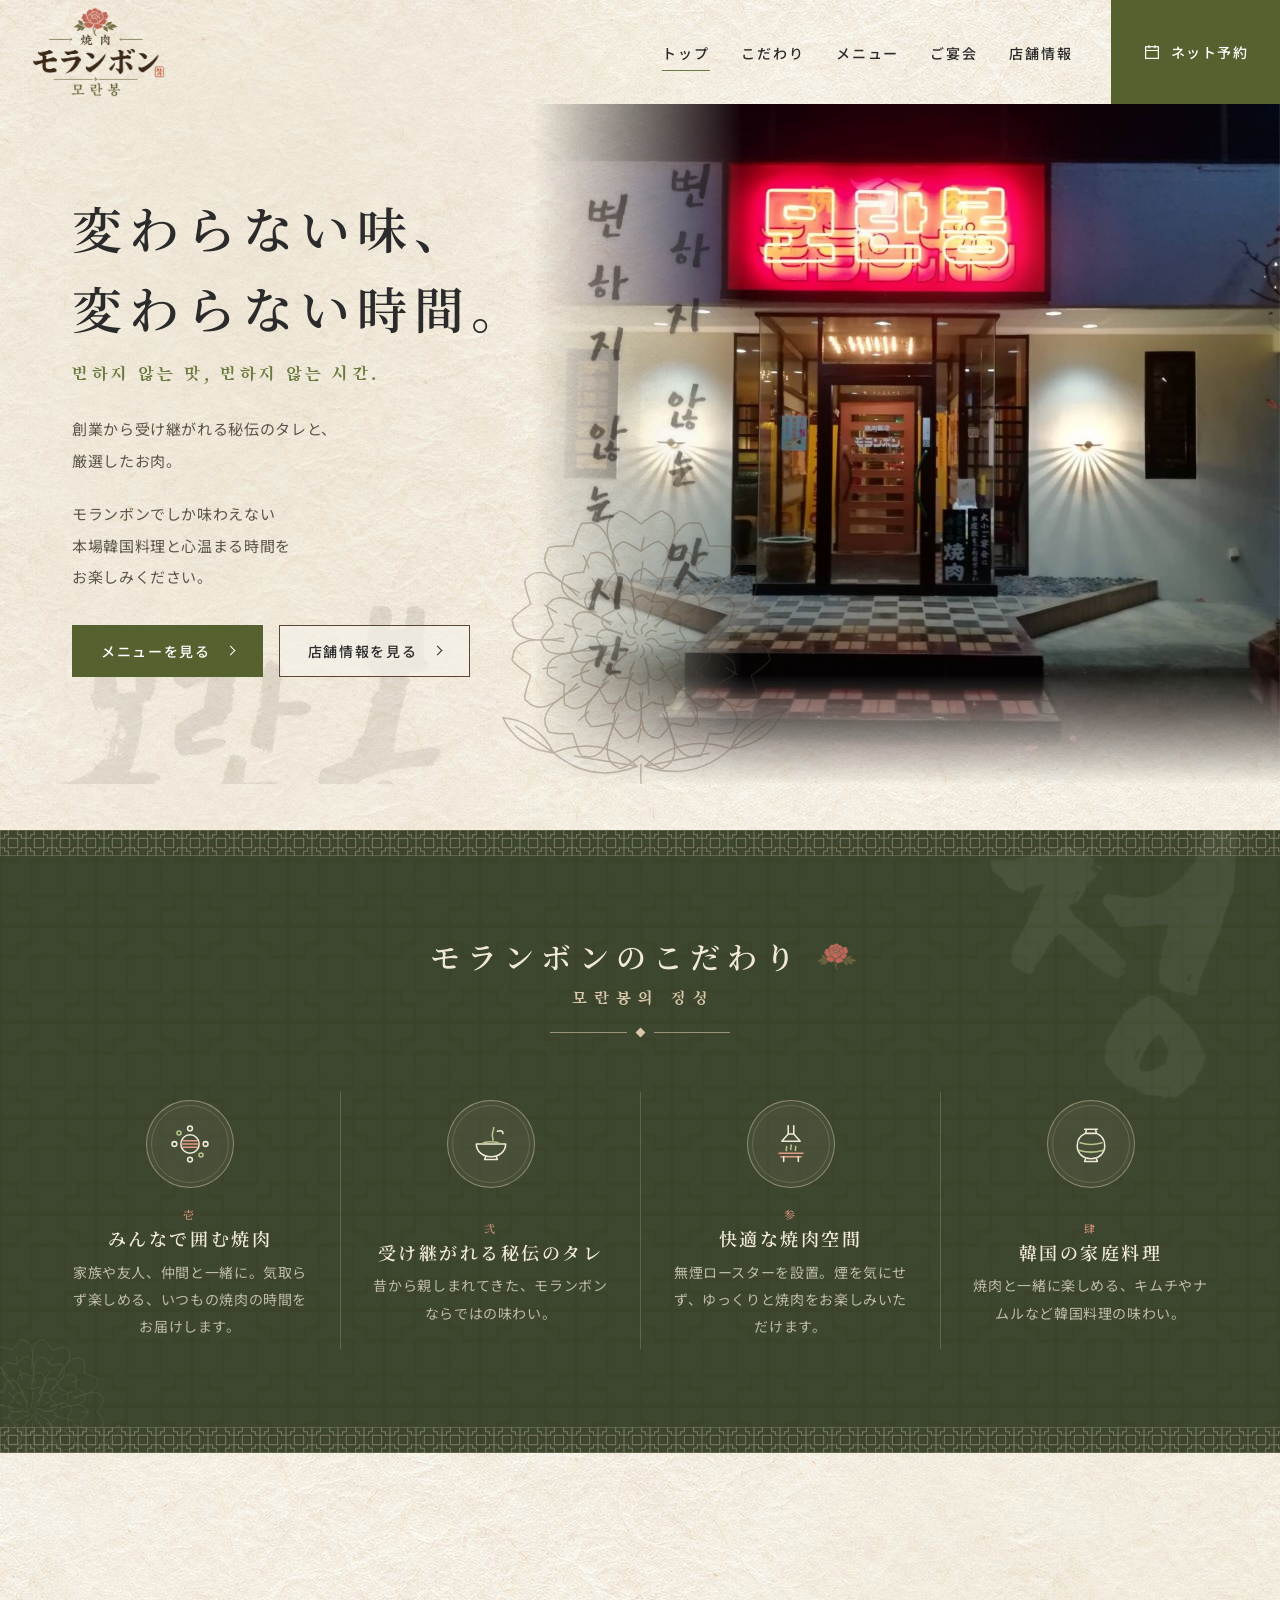
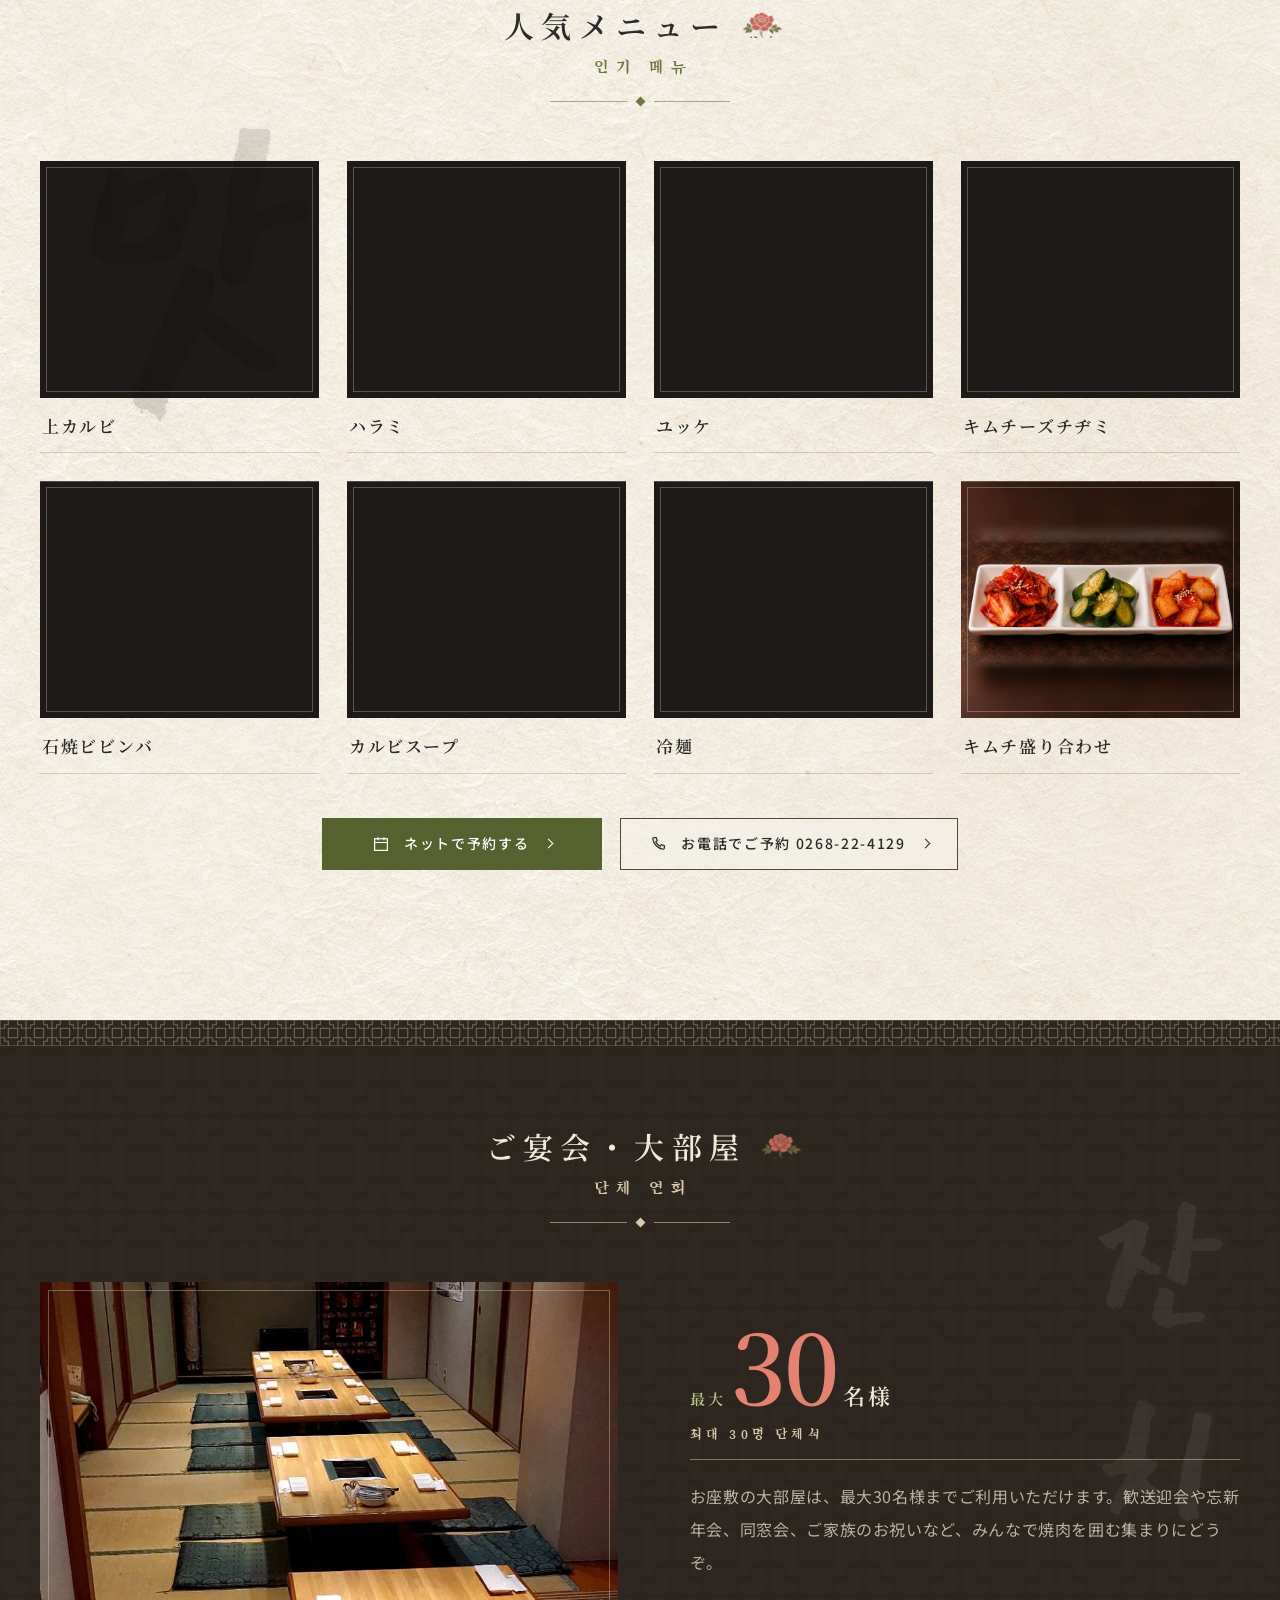
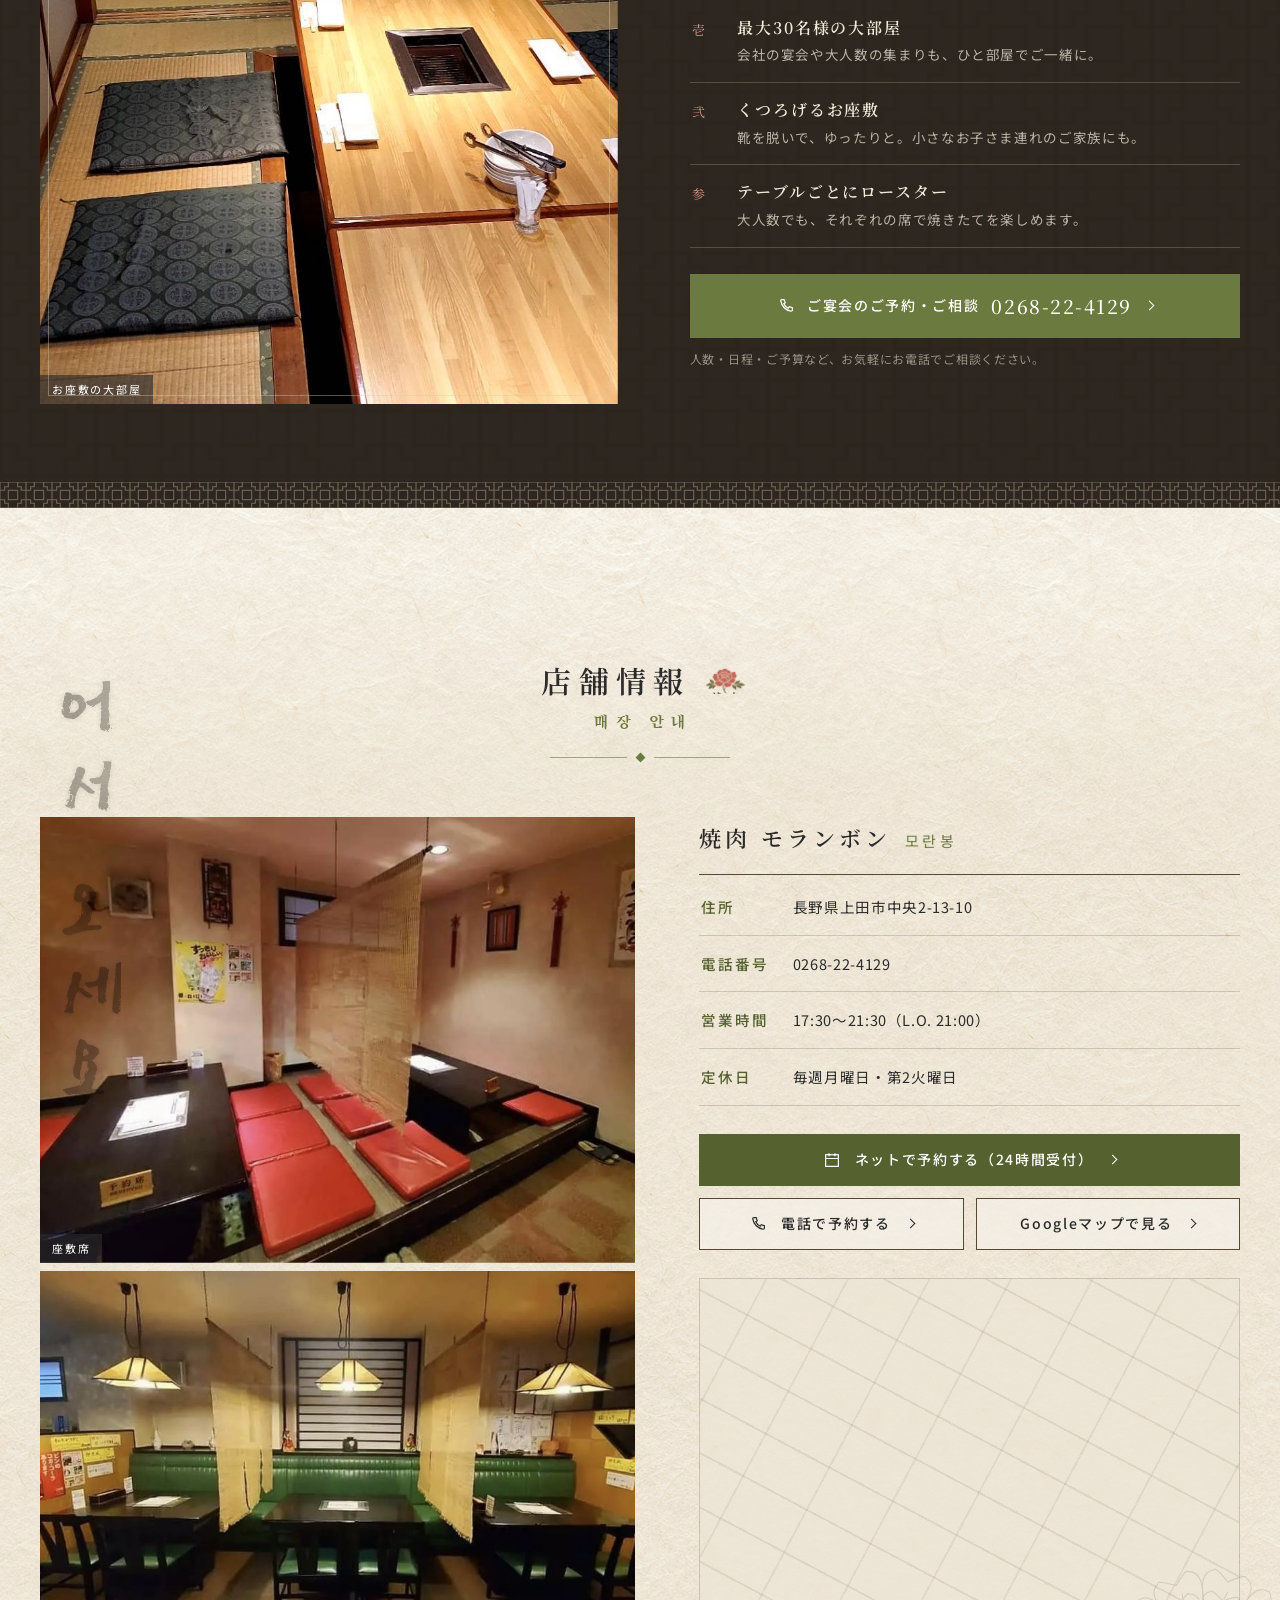
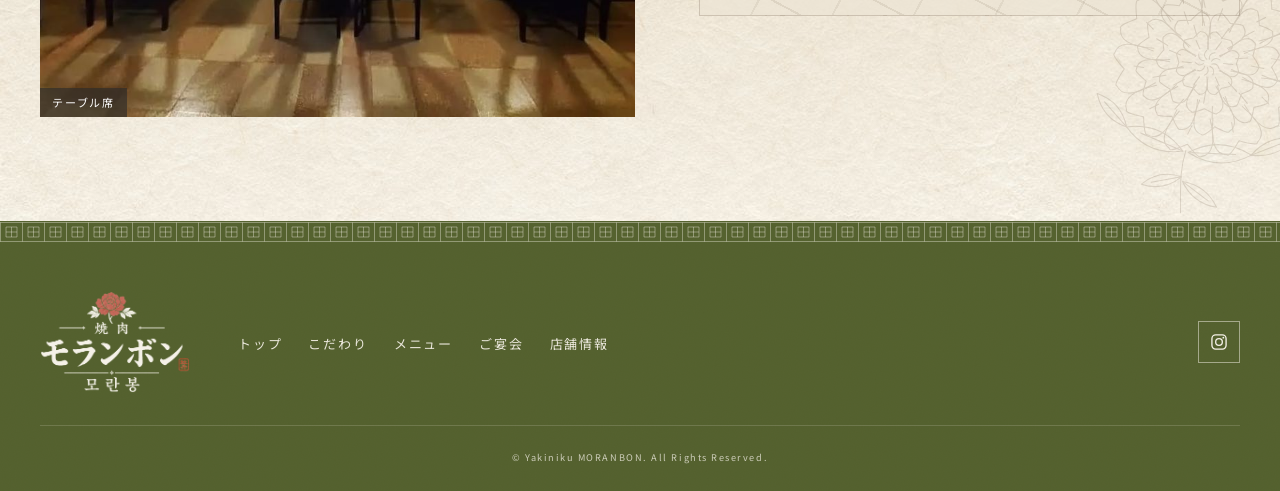
<file: index.html>
<!DOCTYPE html>
<html lang="ja">
<head>
<meta charset="UTF-8">
<meta name="viewport" content="width=device-width, initial-scale=1">
<title>焼肉 モランボン｜変わらない味、変わらない時間。本場韓国の焼肉・韓国料理</title>
<meta name="description" content="焼肉・韓国料理店「モランボン（모란봉）」の公式ホームページ。創業から受け継がれる秘伝のタレと厳選したお肉、手づくりの韓国料理で、心温まる時間をお過ごしください。">
<meta name="theme-color" content="#6B7A3E">
<link rel="canonical" href="https://moranbong-yakiniku.com/">
<meta property="og:type" content="website">
<meta property="og:site_name" content="焼肉 モランボン">
<meta property="og:title" content="焼肉 モランボン｜変わらない味、変わらない時間。">
<meta property="og:description" content="創業から受け継がれる秘伝のタレと厳選したお肉。本場・韓国の焼肉と心温まる時間を。">
<meta property="og:url" content="https://moranbong-yakiniku.com/">
<meta property="og:image" content="https://moranbong-yakiniku.com/images/hero-exterior.jpg">
<meta name="twitter:card" content="summary_large_image">
<link rel="icon" href="images/peony.png">

<link rel="preconnect" href="https://fonts.googleapis.com">
<link rel="preconnect" href="https://fonts.gstatic.com" crossorigin>
<link href="https://fonts.googleapis.com/css2?family=Noto+Sans+JP:wght@400;500&family=Noto+Sans+KR:wght@400;500&family=Noto+Serif+JP:wght@500;600&family=Noto+Serif+KR:wght@400&family=Song+Myung&family=Nanum+Brush+Script&display=swap" rel="stylesheet">
<link rel="preload" as="image" href="images/hero-exterior.jpg">

<!-- 構造化データ（住所・電話番号・営業時間は確定後に追記） -->
<script type="application/ld+json">
{
  "@context": "https://schema.org",
  "@type": "Restaurant",
  "name": "焼肉 モランボン",
  "alternateName": "모란봉",
  "servesCuisine": ["焼肉", "韓国料理"],
  "image": "images/hero-exterior.jpg",
  "telephone": "0268-22-4129",
  "openingHoursSpecification": [{
    "@type": "OpeningHoursSpecification",
    "dayOfWeek": ["Tuesday","Wednesday","Thursday","Friday","Saturday","Sunday"],
    "opens": "17:30",
    "closes": "21:30"
  }],
  "address": {
    "@type": "PostalAddress",
    "addressCountry": "JP",
    "addressRegion": "長野県",
    "addressLocality": "上田市",
    "streetAddress": "中央2-13-10"
  }
}
</script>

<style>
/* =========================================================
   0. Tokens
   ========================================================= */
:root{
  --paper:#F5F1E8;
  --paper-deep:#EDE5D4;
  --ink:#2B2B2B;
  --ink-soft:#5B544A;
  --brown:#5A4632;
  --moss:#6B7A3E;
  --moss-deep:#55622F;
  --rouge:#B45A4A;
  --beige:#D8C7A8;
  --line:rgba(90,70,50,.22);
  --moss-night:#2F3A22;
  --ink-night:#211A14;
  --on-dark:#F1E9D8;
  --on-dark-soft:rgba(241,233,216,.72);
  --on-dark-line:rgba(216,199,168,.24);

  --serif:"Noto Serif JP","Hiragino Mincho ProN","Yu Mincho",serif;
  --sans:"Noto Sans JP","Hiragino Sans","Yu Gothic",sans-serif;
  --kr:"Noto Sans KR","Apple SD Gothic Neo",sans-serif;
  --kr-serif:"Song Myung","Noto Serif KR",serif;
  --kr-brush:"Nanum Brush Script","Song Myung",serif;

  --container:1200px;
  --gutter:20px;
  --header-h:72px;
}
@media (min-width:768px){ :root{ --gutter:32px; --header-h:88px; } }
@media (min-width:1200px){ :root{ --header-h:104px; } }

/* =========================================================
   1. Base
   ========================================================= */
*,*::before,*::after{ box-sizing:border-box; }
html{ scroll-behavior:smooth; -webkit-text-size-adjust:100%; scroll-padding-top:var(--header-h); }
@media (prefers-reduced-motion:reduce){ html{ scroll-behavior:auto; } }
body{
  margin:0;
  font-family:var(--sans);
  font-size:15px;
  line-height:1.9;
  letter-spacing:.04em;
  color:var(--ink);
  background-color:var(--paper);
  overflow-x:hidden;
}
@media (min-width:768px){ body{ font-size:16px; } }
img{ max-width:100%; height:auto; display:block; }
a{ color:inherit; text-decoration:none; }
ul{ list-style:none; margin:0; padding:0; }
h1,h2,h3,p,dl,dd,figure{ margin:0; }
:focus-visible{ outline:2px solid var(--moss); outline-offset:3px; }
.sr-only{ position:absolute; width:1px; height:1px; overflow:hidden; clip:rect(0 0 0 0); white-space:nowrap; }

/* =========================================================
   2. 和紙テクスチャ（全面）
   ・繊維（横方向に流れるすじ）＋紙の粒子＋ムラ をSVGで生成
   ・素材画像に差し替える場合は --washi-image を変更
   ========================================================= */
body{
  /* 和紙テクスチャ（継ぎ目なしでタイル表示）。差し替えは washi.jpg を置き換えるだけ */
  background-image:
    radial-gradient(ellipse 60% 30% at 18% 6%, rgba(216,199,168,.22), transparent 70%),
    radial-gradient(ellipse 55% 25% at 85% 40%, rgba(216,199,168,.16), transparent 70%),
    url("images/washi.jpg");
  background-size:100% 100%, 100% 100%, 1024px 1024px;
}
@media (max-width:767px){ body{ background-size:100% 100%, 100% 100%, 720px 720px; } }
main{ overflow-x:clip; }
:root{
  --washi-mottle:url("data:image/svg+xml,%3Csvg xmlns='http://www.w3.org/2000/svg' width='600' height='600'%3E%3Cfilter id='m'%3E%3CfeTurbulence type='fractalNoise' baseFrequency='.01' numOctaves='3' seed='3' stitchTiles='stitch'/%3E%3CfeColorMatrix values='0 0 0 0 .55  0 0 0 0 .45  0 0 0 0 .3  0 0 0 .9 -.32'/%3E%3C/filter%3E%3Crect width='100%25' height='100%25' filter='url(%23m)'/%3E%3C/svg%3E");
  --hanji-strands:url("data:image/svg+xml,%3Csvg xmlns='http://www.w3.org/2000/svg' width='640' height='640'%3E%3Cg fill='none' stroke='%236E5A40' stroke-linecap='round'%3E%3Cpath d='M289.5 358.3L290.4 366.7' stroke-width='0.80' opacity='0.14'/%3E%3Cpath d='M118.2 327.6L112.8 331.7' stroke-width='0.56' opacity='0.11'/%3E%3Cpath d='M58.0 518.2L65.1 519.1' stroke-width='1.09' opacity='0.18'/%3E%3Cpath d='M418.5 394.0L422.5 394.1' stroke-width='0.82' opacity='0.09'/%3E%3Cpath d='M121.7 154.8L122.1 158.0' stroke-width='0.76' opacity='0.16'/%3E%3Cpath d='M332.2 409.8L329.3 415.0' stroke-width='0.77' opacity='0.11'/%3E%3Cpath d='M638.5 637.2L633.6 643.6' stroke-width='0.69' opacity='0.10'/%3E%3Cpath d='M185.0 44.9L187.3 52.2' stroke-width='1.01' opacity='0.12'/%3E%3Cpath d='M613.1 542.3L615.5 544.1' stroke-width='1.05' opacity='0.13'/%3E%3Cpath d='M627.4 254.4L626.1 257.5' stroke-width='0.97' opacity='0.11'/%3E%3Cpath d='M55.8 212.9L49.4 218.9' stroke-width='0.57' opacity='0.10'/%3E%3Cpath d='M64.7 38.3L71.3 42.5' stroke-width='0.84' opacity='0.12'/%3E%3Cpath d='M122.0 468.4L120.4 471.8' stroke-width='0.57' opacity='0.12'/%3E%3Cpath d='M136.2 172.7L129.0 177.8' stroke-width='0.68' opacity='0.17'/%3E%3Cpath d='M134.9 252.3L131.4 259.7' stroke-width='0.56' opacity='0.18'/%3E%3Cpath d='M136.5 165.3L140.4 171.9' stroke-width='0.68' opacity='0.09'/%3E%3Cpath d='M57.7 373.0L56.3 377.2' stroke-width='0.72' opacity='0.13'/%3E%3Cpath d='M613.8 309.6L608.0 312.2' stroke-width='0.61' opacity='0.10'/%3E%3Cpath d='M581.4 523.4L585.1 525.9' stroke-width='0.94' opacity='0.17'/%3E%3Cpath d='M125.8 608.1L123.2 615.9' stroke-width='0.75' opacity='0.09'/%3E%3Cpath d='M24.8 616.1L22.1 619.7' stroke-width='0.65' opacity='0.16'/%3E%3Cpath d='M381.7 187.8L379.2 190.9' stroke-width='0.54' opacity='0.10'/%3E%3Cpath d='M358.0 545.5L362.3 550.7' stroke-width='1.05' opacity='0.10'/%3E%3Cpath d='M10.6 172.3L16.2 173.4' stroke-width='0.61' opacity='0.12'/%3E%3Cpath d='M366.2 84.2L361.3 85.9' stroke-width='1.09' opacity='0.15'/%3E%3Cpath d='M442.4 374.0L446.2 374.5' stroke-width='0.51' opacity='0.17'/%3E%3Cpath d='M448.6 616.2L447.3 619.0' stroke-width='0.79' opacity='0.15'/%3E%3Cpath d='M204.1 639.6L203.6 643.0' stroke-width='0.94' opacity='0.17'/%3E%3Cpath d='M471.7 450.4L464.3 452.4' stroke-width='0.71' opacity='0.15'/%3E%3Cpath d='M576.5 557.5L572.2 560.9' stroke-width='1.02' opacity='0.14'/%3E%3Cpath d='M400.0 244.7L397.8 250.8' stroke-width='0.55' opacity='0.14'/%3E%3Cpath d='M635.7 563.1L638.3 570.0' stroke-width='0.94' opacity='0.14'/%3E%3Cpath d='M281.9 536.6L279.5 539.0' stroke-width='0.52' opacity='0.14'/%3E%3Cpath d='M307.8 147.3L307.9 154.5' stroke-width='0.87' opacity='0.17'/%3E%3Cpath d='M163.7 7.2L161.2 11.3' stroke-width='0.62' opacity='0.10'/%3E%3Cpath d='M579.7 422.4L574.3 424.3' stroke-width='0.70' opacity='0.15'/%3E%3Cpath d='M127.0 275.8L119.5 277.9' stroke-width='1.03' opacity='0.12'/%3E%3Cpath d='M373.2 202.6L373.2 206.4' stroke-width='1.00' opacity='0.16'/%3E%3Cpath d='M455.2 608.0L459.2 610.4' stroke-width='0.77' opacity='0.11'/%3E%3Cpath d='M137.0 265.0L137.1 271.7' stroke-width='0.69' opacity='0.16'/%3E%3Cpath d='M628.5 289.6L631.9 289.9' stroke-width='1.02' opacity='0.08'/%3E%3Cpath d='M453.5 365.2L449.7 368.1' stroke-width='0.51' opacity='0.09'/%3E%3Cpath d='M291.1 15.8L297.0 21.2' stroke-width='0.58' opacity='0.08'/%3E%3Cpath d='M402.7 285.7L399.5 291.7' stroke-width='0.98' opacity='0.18'/%3E%3Cpath d='M438.1 127.6L443.0 130.7' stroke-width='0.51' opacity='0.13'/%3E%3Cpath d='M457.1 114.6L459.2 118.7' stroke-width='0.92' opacity='0.13'/%3E%3Cpath d='M393.2 484.0L389.0 487.2' stroke-width='1.04' opacity='0.09'/%3E%3Cpath d='M596.9 462.3L597.4 466.1' stroke-width='0.88' opacity='0.17'/%3E%3Cpath d='M241.2 364.0L234.5 369.0' stroke-width='1.07' opacity='0.13'/%3E%3Cpath d='M416.8 131.1L410.7 135.1' stroke-width='0.88' opacity='0.15'/%3E%3Cpath d='M136.5 576.0L127.6 576.6' stroke-width='0.82' opacity='0.16'/%3E%3Cpath d='M205.1 582.4L208.8 589.6' stroke-width='0.55' opacity='0.12'/%3E%3Cpath d='M352.2 491.7L358.1 492.2' stroke-width='0.99' opacity='0.09'/%3E%3Cpath d='M511.9 110.7L508.0 113.8' stroke-width='0.58' opacity='0.09'/%3E%3Cpath d='M330.6 463.1L326.1 469.7' stroke-width='1.07' opacity='0.13'/%3E%3Cpath d='M607.5 55.1L607.1 59.4' stroke-width='0.67' opacity='0.15'/%3E%3Cpath d='M408.9 334.6L407.4 342.5' stroke-width='0.69' opacity='0.12'/%3E%3Cpath d='M541.0 576.3L537.2 578.3' stroke-width='1.08' opacity='0.13'/%3E%3Cpath d='M366.7 128.6L366.7 134.8' stroke-width='0.86' opacity='0.08'/%3E%3Cpath d='M620.4 330.3L616.0 333.4' stroke-width='0.84' opacity='0.13'/%3E%3Cpath d='M442.2 42.2L443.9 48.2' stroke-width='1.07' opacity='0.17'/%3E%3Cpath d='M172.3 302.8L173.1 306.5' stroke-width='0.99' opacity='0.17'/%3E%3Cpath d='M305.0 203.0L303.5 206.9' stroke-width='1.06' opacity='0.09'/%3E%3Cpath d='M498.7 14.6L501.9 17.3' stroke-width='0.91' opacity='0.11'/%3E%3Cpath d='M227.4 396.7L225.0 399.4' stroke-width='0.57' opacity='0.13'/%3E%3Cpath d='M160.4 126.5L161.6 132.6' stroke-width='0.73' opacity='0.12'/%3E%3Cpath d='M338.8 102.2L337.1 106.1' stroke-width='0.88' opacity='0.13'/%3E%3Cpath d='M544.8 391.5L550.9 396.9' stroke-width='0.94' opacity='0.16'/%3E%3Cpath d='M577.7 202.2L573.0 203.3' stroke-width='0.63' opacity='0.18'/%3E%3Cpath d='M568.0 85.7L565.1 89.1' stroke-width='0.66' opacity='0.09'/%3E%3Cpath d='M532.6 269.8L539.7 272.8' stroke-width='0.74' opacity='0.15'/%3E%3Cpath d='M11.4 128.6L4.5 130.5' stroke-width='1.08' opacity='0.09'/%3E%3Cpath d='M323.6 485.2L320.3 490.2' stroke-width='0.61' opacity='0.09'/%3E%3Cpath d='M68.0 24.0L67.7 30.3' stroke-width='0.84' opacity='0.09'/%3E%3Cpath d='M118.1 130.5L110.1 130.7' stroke-width='1.06' opacity='0.09'/%3E%3Cpath d='M39.6 609.0L35.4 612.8' stroke-width='0.70' opacity='0.13'/%3E%3Cpath d='M329.8 275.3L336.4 275.5' stroke-width='0.92' opacity='0.16'/%3E%3Cpath d='M116.0 290.5L118.2 297.6' stroke-width='0.62' opacity='0.10'/%3E%3Cpath d='M328.0 9.9L321.3 14.7' stroke-width='0.92' opacity='0.17'/%3E%3Cpath d='M402.8 258.9L402.7 265.5' stroke-width='1.09' opacity='0.16'/%3E%3Cpath d='M165.3 583.2L159.6 588.0' stroke-width='0.99' opacity='0.12'/%3E%3Cpath d='M573.8 563.1L568.5 567.9' stroke-width='0.96' opacity='0.12'/%3E%3Cpath d='M462.5 45.2L463.0 50.2' stroke-width='0.51' opacity='0.12'/%3E%3Cpath d='M408.8 399.4L404.4 400.1' stroke-width='0.90' opacity='0.11'/%3E%3Cpath d='M422.2 364.5L424.4 370.4' stroke-width='1.10' opacity='0.14'/%3E%3Cpath d='M448.8 487.5L457.7 488.1' stroke-width='0.87' opacity='0.15'/%3E%3Cpath d='M164.2 257.0L166.9 258.9' stroke-width='0.73' opacity='0.09'/%3E%3Cpath d='M160.6 579.6L160.4 585.9' stroke-width='1.08' opacity='0.14'/%3E%3Cpath d='M636.9 408.3L644.5 410.2' stroke-width='0.86' opacity='0.16'/%3E%3Cpath d='M28.9 595.3L29.2 599.2' stroke-width='0.60' opacity='0.13'/%3E%3Cpath d='M391.1 37.5L393.3 45.9' stroke-width='0.82' opacity='0.14'/%3E%3Cpath d='M234.0 182.9L232.7 189.7' stroke-width='0.67' opacity='0.15'/%3E%3Cpath d='M189.5 9.0L193.9 9.6' stroke-width='0.59' opacity='0.16'/%3E%3Cpath d='M249.6 574.4L257.0 575.6' stroke-width='1.09' opacity='0.17'/%3E%3Cpath d='M47.0 579.6L47.4 585.1' stroke-width='1.08' opacity='0.10'/%3E%3Cpath d='M335.0 599.9L335.7 607.2' stroke-width='1.09' opacity='0.16'/%3E%3Cpath d='M386.3 73.7L387.3 80.3' stroke-width='0.62' opacity='0.09'/%3E%3Cpath d='M338.0 79.6L335.1 84.5' stroke-width='0.77' opacity='0.11'/%3E%3Cpath d='M372.6 268.5L371.9 276.1' stroke-width='1.10' opacity='0.18'/%3E%3Cpath d='M469.9 152.6L466.5 153.8' stroke-width='0.97' opacity='0.14'/%3E%3Cpath d='M229.9 173.8L228.4 180.7' stroke-width='0.86' opacity='0.14'/%3E%3Cpath d='M482.1 121.5L477.7 121.8' stroke-width='1.05' opacity='0.17'/%3E%3Cpath d='M25.3 38.9L26.4 43.4' stroke-width='0.87' opacity='0.09'/%3E%3Cpath d='M346.7 46.4L344.8 49.4' stroke-width='0.83' opacity='0.14'/%3E%3Cpath d='M238.8 306.3L240.8 310.0' stroke-width='0.95' opacity='0.16'/%3E%3Cpath d='M47.6 76.7L44.6 83.9' stroke-width='0.96' opacity='0.10'/%3E%3Cpath d='M271.6 165.2L274.7 172.4' stroke-width='0.89' opacity='0.18'/%3E%3Cpath d='M208.2 351.1L201.0 353.0' stroke-width='0.76' opacity='0.12'/%3E%3Cpath d='M62.1 560.1L65.4 561.0' stroke-width='0.84' opacity='0.13'/%3E%3Cpath d='M438.6 191.3L446.0 193.1' stroke-width='0.63' opacity='0.15'/%3E%3C/g%3E%3Cg fill='%236E5A40'%3E%3Ccircle cx='52' cy='194' r='0.9' opacity='0.16'/%3E%3Ccircle cx='181' cy='91' r='0.7' opacity='0.17'/%3E%3Ccircle cx='234' cy='75' r='0.9' opacity='0.15'/%3E%3Ccircle cx='588' cy='602' r='1.0' opacity='0.13'/%3E%3Ccircle cx='514' cy='195' r='0.6' opacity='0.13'/%3E%3Ccircle cx='598' cy='573' r='0.6' opacity='0.12'/%3E%3Ccircle cx='234' cy='233' r='0.7' opacity='0.13'/%3E%3Ccircle cx='125' cy='361' r='1.0' opacity='0.14'/%3E%3Ccircle cx='535' cy='360' r='0.5' opacity='0.17'/%3E%3Ccircle cx='564' cy='180' r='0.4' opacity='0.14'/%3E%3Ccircle cx='348' cy='363' r='1.1' opacity='0.16'/%3E%3Ccircle cx='515' cy='41' r='0.8' opacity='0.17'/%3E%3Ccircle cx='54' cy='52' r='0.9' opacity='0.19'/%3E%3Ccircle cx='54' cy='406' r='0.5' opacity='0.17'/%3E%3Ccircle cx='415' cy='157' r='0.6' opacity='0.17'/%3E%3Ccircle cx='334' cy='489' r='0.7' opacity='0.12'/%3E%3Ccircle cx='620' cy='430' r='0.7' opacity='0.14'/%3E%3Ccircle cx='461' cy='453' r='1.0' opacity='0.13'/%3E%3Ccircle cx='529' cy='427' r='1.0' opacity='0.18'/%3E%3Ccircle cx='534' cy='569' r='1.1' opacity='0.16'/%3E%3Ccircle cx='335' cy='454' r='1.0' opacity='0.13'/%3E%3Ccircle cx='269' cy='94' r='0.9' opacity='0.20'/%3E%3Ccircle cx='240' cy='107' r='0.5' opacity='0.13'/%3E%3Ccircle cx='187' cy='621' r='0.4' opacity='0.12'/%3E%3Ccircle cx='73' cy='415' r='0.9' opacity='0.10'/%3E%3Ccircle cx='40' cy='294' r='0.8' opacity='0.19'/%3E%3Ccircle cx='23' cy='70' r='0.5' opacity='0.11'/%3E%3Ccircle cx='151' cy='459' r='0.8' opacity='0.11'/%3E%3Ccircle cx='118' cy='180' r='0.5' opacity='0.17'/%3E%3Ccircle cx='200' cy='351' r='1.0' opacity='0.14'/%3E%3C/g%3E%3C/svg%3E");
  --lattice:url("data:image/svg+xml,%3Csvg xmlns='http://www.w3.org/2000/svg' width='44' height='22'%3E%3Cg fill='none' stroke='%23F5F1E8' stroke-opacity='.38' stroke-width='1'%3E%3Cpath d='M0 1.5H44M0 20.5H44M0.5 1.5V20.5M22.5 1.5V20.5'/%3E%3Cpath d='M6 6H17V16H6zM28 6H39V16H28z'/%3E%3Cpath d='M11.5 6V16M6 11H17M33.5 6V16M28 11H39'/%3E%3C/g%3E%3C/svg%3E");
  --washi-grain:url("data:image/svg+xml,%3Csvg xmlns='http://www.w3.org/2000/svg' width='260' height='260'%3E%3Cfilter id='n'%3E%3CfeTurbulence type='fractalNoise' baseFrequency='.85' numOctaves='3' stitchTiles='stitch'/%3E%3CfeColorMatrix values='0 0 0 0 .35  0 0 0 0 .27  0 0 0 0 .18  0 0 0 .11 0'/%3E%3C/filter%3E%3Crect width='100%25' height='100%25' filter='url(%23n)'/%3E%3C/svg%3E");
  --washi-fiber:url("data:image/svg+xml,%3Csvg xmlns='http://www.w3.org/2000/svg' width='500' height='500'%3E%3Cfilter id='f'%3E%3CfeTurbulence type='fractalNoise' baseFrequency='.004 .09' numOctaves='4' seed='7' stitchTiles='stitch'/%3E%3CfeColorMatrix values='0 0 0 0 .42  0 0 0 0 .34  0 0 0 0 .22  0 0 0 -1.5 .8'/%3E%3C/filter%3E%3Crect width='100%25' height='100%25' filter='url(%23f)' opacity='.22'/%3E%3C/svg%3E");
}

/* =========================================================
   3. 共通パーツ
   ========================================================= */
.container{ width:100%; max-width:calc(var(--container) + var(--gutter)*2); margin-inline:auto; padding-inline:var(--gutter); }
.section{ position:relative; padding-block:64px; }
@media (min-width:768px){ .section{ padding-block:88px; } }
@media (min-width:1200px){ .section{ padding-block:104px; } }

/* セクション見出し：明朝＋牡丹マーク＋菱形の飾り罫 */
.sec-title{ text-align:center; margin-bottom:40px; }
@media (min-width:768px){ .sec-title{ margin-bottom:56px; } }
.sec-title h2{
  display:inline-flex; align-items:center; gap:.5em;
  font-family:var(--serif); font-weight:600;
  font-size:clamp(22px, 2.6vw, 30px);
  letter-spacing:.24em; line-height:1.5;
  padding-left:.24em;
}
.sec-title h2 img{ width:1.35em; height:auto; flex:none; }
.sec-title .kr{ display:block; margin-top:4px; font-family:var(--kr-serif); font-size:15px; letter-spacing:.42em; padding-left:.42em; color:var(--moss); }
@media (min-width:768px){ .sec-title .kr{ font-size:17px; } }
.ornament{
  display:flex; align-items:center; justify-content:center; gap:10px;
  margin:14px auto 0; width:180px; color:var(--moss);
}
.ornament::before,.ornament::after{ content:""; flex:1; height:1px; background:currentColor; opacity:.6; }
.ornament i{ width:7px; height:7px; background:currentColor; transform:rotate(45deg); flex:none; }

/* ボタン：直線・角丸なし */
.btn{
  display:inline-flex; align-items:center; justify-content:center; gap:14px;
  min-height:52px; padding:0 28px;
  font-size:14px; letter-spacing:.12em; font-weight:500;
  border:1px solid var(--moss-deep);
  transition:background-color .25s, color .25s, border-color .25s;
}
.btn::after{
  content:""; width:7px; height:7px;
  border-top:1.5px solid currentColor; border-right:1.5px solid currentColor;
  transform:rotate(45deg); margin-left:2px;
}
.btn--fill{ background:var(--moss-deep); color:#fff; }
.btn--fill:hover{ border-color:var(--brown); }
.btn--line{ background:rgba(245,241,232,.7); color:var(--ink); border-color:var(--brown); }
.btn--line:hover{ color:#fff; border-color:var(--brown); }

/* 薄いハングル文字（縦書き・背景装飾） */
.hangul-deco{
  position:absolute; z-index:0; pointer-events:none; user-select:none;
  display:flex; flex-direction:column; align-items:flex-start;
  writing-mode:vertical-rl;
  font-family:var(--kr-serif); font-size:30px; line-height:1;
  letter-spacing:.32em;
  color:var(--brown); opacity:.2;
  white-space:nowrap;
}
.hangul-deco span{ padding:.35em .32em; border-left:1px solid rgba(90,70,50,.45); }
.hangul-deco span:first-child{ border-right:1px solid rgba(90,70,50,.45); }
.hangul-deco span:nth-child(2n){ padding-top:1.6em; }
.hangul-deco span:nth-child(3n){ font-size:.82em; padding-top:.9em; }
.hangul-deco .red{ color:var(--rouge); }

/* 韓紙ににじむ筆文字ハングル（images/calli-*.png） */
.calli{ position:absolute; z-index:0; pointer-events:none; user-select:none; height:auto; mix-blend-mode:multiply; }
.calli--hero{ display:none; }
.calli--hero-sp{ right:12px; top:12px; width:62px; opacity:.6; z-index:2; mix-blend-mode:normal; }
.calli--jeong{ width:120px; right:-14px; top:18px; opacity:.12; transform:rotate(4deg); }
.calli--mat{ width:110px; right:-10px; top:14px; opacity:.12; transform:rotate(-3deg); }
.calli--welcome{ width:44px; right:10px; top:24px; opacity:.32; }
@media (min-width:768px){
  .calli--hero{ display:block; height:440px; width:auto; left:46%; top:44px; opacity:.6; z-index:1; }
  .calli--hero-sp{ display:none; }
  .calli--jeong{ width:220px; right:2.5%; top:30px; opacity:.16; }
  .calli--mat{ width:200px; right:auto; left:2.5%; top:36px; opacity:.16; }
  .calli--welcome{ width:auto; height:380px; right:auto; left:3%; top:40px; opacity:.4; }
}
@media (min-width:1200px){
  .calli--hero{ height:560px; left:44%; top:34px; }
  .calli--jeong{ width:290px; right:4%; }
  .calli--mat{ width:260px; left:4%; }
  .calli--welcome{ height:460px; }
}

/* 落款（赤い印） */
.seal{
  display:inline-grid; grid-template-columns:1fr; place-items:center;
  writing-mode:vertical-rl;
  font-family:var(--kr-serif); color:var(--rouge);
  border:2px solid var(--rouge); outline:1px solid var(--rouge); outline-offset:2px;
  padding:6px 4px; line-height:1.05; letter-spacing:.06em;
  background:rgba(245,241,232,.4);
  transform:rotate(-4deg);
  opacity:.88;
}

/* 創窓（チャンサル）格子の帯 */
.lattice-band{ height:22px; background-image:var(--lattice); background-size:44px 22px; background-repeat:repeat-x; }

/* 牡丹の線画（装飾） */
.peony-line{ position:absolute; z-index:0; pointer-events:none; color:var(--brown); }
.peony-line svg{ width:100%; height:100%; display:block; }

/* スクロールで静かに現れる */
/* =========================================================
   MOTION
   ・JSが動く環境でのみ「画面外の要素」を隠し、表示時に動かす
     （最初の画面はアニメーション前から完成している）
   ・prefers-reduced-motion では全て停止
   ========================================================= */
:root{ --ease-out:cubic-bezier(.22,.61,.36,1); --ease-brush:cubic-bezier(.65,.05,.36,1); }

/* 待機状態へは一瞬で切り替え、表示時だけアニメーションさせる */
.js-motion .is-pending,.js-motion .is-pending *,.js-motion .is-pending::before,.js-motion .is-pending::after,.js-motion .is-pending *::before,.js-motion .is-pending *::after{ transition:none !important; }

/* --- 汎用：ふわっと浮かび上がる --- */
.js-motion .reveal.is-pending{ opacity:0; transform:translateY(28px); }
.js-motion .reveal{ transition:opacity 1.6s var(--ease-out), transform 1.6s var(--ease-out); }

/* --- 見出し：飾り罫が中央から伸びる／韓国語が字間を詰めて現れる --- */
.js-motion .sec-title.is-pending .ornament::before,
.js-motion .sec-title.is-pending .ornament::after{ transform:scaleX(0); }
.js-motion .sec-title .ornament::before{ transform-origin:right; transition:transform 1.76s 0.56s var(--ease-out); }
.js-motion .sec-title .ornament::after{ transform-origin:left; transition:transform 1.76s 0.56s var(--ease-out); }
.js-motion .sec-title.is-pending .ornament i{ transform:rotate(45deg) scale(0); }
.js-motion .sec-title .ornament i{ transition:transform 0.96s 0.4s var(--ease-out); }
.js-motion .sec-title.is-pending .kr{ opacity:0; letter-spacing:.9em; }
.js-motion .sec-title .kr{ transition:opacity 1.92s 0.32s ease, letter-spacing 2.24s 0.32s var(--ease-out); }
.js-motion .sec-title.is-pending h2 img{ transform:rotate(-40deg) scale(.4); opacity:0; }
.js-motion .sec-title h2 img{ transition:transform 1.76s 0.8s var(--ease-out), opacity 1.28s 0.8s ease; }

/* --- こだわり：アイコンの円がふくらむ --- */
.js-motion .feature.is-pending .feature-icon{ transform:scale(.7); }
.js-motion .feature .feature-icon{ transition:transform 1.6s var(--ease-out); transition-delay:inherit; }
.feature-icon svg{ transition:transform 0.8s var(--ease-out); }
.feature:hover .feature-icon svg{ transform:translateY(-3px) rotate(-6deg); }

/* --- メニュー：写真が下から幕を上げるように現れる --- */
.js-motion .menu-card figure{ transition:clip-path 1.76s var(--ease-brush); transition-delay:inherit; clip-path:inset(0 0 0 0); }
.js-motion .menu-card.is-pending figure{ clip-path:inset(100% 0 0 0); }
.js-motion .menu-card figure img{ transition:transform 2.56s var(--ease-out); }
.js-motion .menu-card.is-pending figure img{ transform:scale(1.18); }
.menu-card:hover figure img{ transform:scale(1.06); }

/* --- 店舗写真：左右からスライド --- */
.js-motion .shop-photos.is-pending figure:nth-child(1){ clip-path:inset(0 100% 0 0); }
.js-motion .shop-photos.is-pending figure:nth-child(2){ clip-path:inset(0 0 0 100%); }
.js-motion .shop-photos figure{ clip-path:inset(0 0 0 0); transition:clip-path 1.92s var(--ease-brush); }
.js-motion .shop-photos figure:nth-child(2){ transition-delay:.18s; }

/* --- 筆文字：筆で書くように上から（横書きは左から）にじみ出る --- */
.js-motion .calli.is-pending{ clip-path:inset(0 0 100% 0); filter:blur(3px); }
.js-motion .calli{ transition:clip-path 3.84s var(--ease-brush), filter 3.84s ease; }
.js-motion .hero-brush.is-pending{ clip-path:inset(0 100% 0 0); }
.js-motion .hero-brush{ transition:clip-path 3.52s 1.44s var(--ease-brush); }
/* スクロールでわずかに漂う（パララックス） */
.calli,.hero-brush,.peony-line{ translate:0 var(--py,0px); }

/* --- 牡丹の線画：線が描かれていく --- */
.js-motion .peony-line svg{ stroke-dasharray:1400; stroke-dashoffset:0; transition:stroke-dashoffset 6.4s var(--ease-out); }
.js-motion .peony-line.is-pending svg{ stroke-dashoffset:1400; }
.peony-line svg{ animation:peony-sway 22.4s ease-in-out infinite alternate; transform-origin:50% 90%; }
@keyframes peony-sway{ from{ rotate:-2deg; } to{ rotate:2.5deg; } }

/* --- ファーストビュー：読み込み時の演出 --- */
.js-motion .hero-photo img{ animation:hero-zoom 4.48s var(--ease-out) both; }
@keyframes hero-zoom{ from{ transform:scale(1.12); filter:brightness(.55) saturate(.6); } to{ transform:scale(1); filter:none; } }
.js-motion .hero-copy h1 .line{ animation:rise 1.92s var(--ease-out) both; }
.js-motion .hero-copy h1 .line:nth-child(1){ animation-delay:.35s; }
.js-motion .hero-copy h1 .line:nth-child(2){ animation-delay:.6s; }
.js-motion .hero-kr{ animation:rise-kr 2.24s 1.52s var(--ease-out) both; }
.js-motion .hero-lead{ animation:rise 1.76s 1.84s var(--ease-out) both; }
.js-motion .hero-lead + .hero-lead{ animation-delay:1.3s; }
.js-motion .hero-actions{ animation:rise 1.6s 2.4s var(--ease-out) both; }
.js-motion .hero-copy .seal{ animation:stamp 0.88s 3.04s cubic-bezier(.3,1.6,.5,1) both; }
@keyframes rise{ from{ opacity:0; transform:translateY(26px); } to{ opacity:1; transform:none; } }
@keyframes rise-kr{ from{ opacity:0; letter-spacing:.6em; } to{ opacity:1; letter-spacing:.2em; } }
@keyframes stamp{ 0%{ opacity:0; transform:rotate(-4deg) scale(2.2); } 60%{ opacity:1; } 100%{ opacity:.88; transform:rotate(-4deg) scale(1); } }
.js-motion .site-header{ animation:fade-down 1.44s 0.16s var(--ease-out) both; }
@keyframes fade-down{ from{ opacity:0; transform:translateY(-14px); } to{ opacity:1; transform:none; } }

/* ネオン看板のようにかすかに明滅（TOP写真のハイライト） */
.hero-photo::after{
  content:""; position:absolute; inset:0; pointer-events:none;
  background:radial-gradient(ellipse 30% 18% at 62% 22%, rgba(255,60,80,.22), transparent 70%);
  mix-blend-mode:screen; animation:neon 8s 4.8s infinite;
}
@media (max-width:767px){ .hero-photo::after{ background:radial-gradient(ellipse 40% 20% at 48% 18%, rgba(255,60,80,.22), transparent 70%); } }
@keyframes neon{ 0%,100%{ opacity:.9; } 46%{ opacity:.9; } 48%{ opacity:.35; } 50%{ opacity:1; } 53%{ opacity:.5; } 56%{ opacity:1; } }

/* ボタン：ホバーで墨が満ちる */
.btn{ position:relative; overflow:hidden; isolation:isolate; }
.btn::before{ content:""; position:absolute; inset:0; z-index:-1; background:var(--brown); transform:scaleX(0); transform-origin:left; transition:transform .5s var(--ease-out); }
.btn:hover::before{ transform:scaleX(1); }
.btn--line:hover{ color:#fff; }
.btn:hover::after{ animation:nudge 0.96s ease; }
@keyframes nudge{ 50%{ translate:4px 0; } }

@media (prefers-reduced-motion:reduce){
  *,*::before,*::after{ animation:none !important; transition:none !important; }
  .js-motion .is-pending,.js-motion .is-pending *{ opacity:1 !important; transform:none !important; clip-path:none !important; filter:none !important; }
  .calli,.hero-brush,.peony-line{ translate:none; }
}

/* 未確定情報のプレースホルダー */
.ph{
  color:#9A8E7B; font-size:.92em;
  border-bottom:1px dashed #B9AB92; padding-bottom:1px;
}

/* =========================================================
   SECTION 01：ヘッダー
   ========================================================= */
.site-header{
  position:sticky; top:0; z-index:100;
  height:var(--header-h);
  transition:background-color .3s, box-shadow .3s;
}
.site-header.is-scrolled{
  background:rgba(245,241,232,.94);
  box-shadow:0 1px 0 var(--line);
  -webkit-backdrop-filter:blur(6px); backdrop-filter:blur(6px);
}
.header-inner{
  height:100%; display:flex; align-items:center; justify-content:space-between;
  padding-left:var(--gutter);
}
.logo{ display:block; flex:none; }
.logo img{ height:calc(var(--header-h) - 14px); width:auto; }

.gnav{ display:none; }
@media (min-width:1200px){
  .gnav{ display:flex; align-items:stretch; height:100%; }
  .gnav ul{ display:flex; align-items:center; gap:clamp(20px,2.4vw,40px); padding-right:clamp(24px,3vw,44px); }
  .gnav a{
    position:relative; font-size:14px; letter-spacing:.14em; font-weight:500; padding:8px 0;
  }
  .gnav a::after{
    content:""; position:absolute; left:50%; bottom:0; width:0; height:1px; background:var(--moss);
    transition:width .3s, left .3s;
  }
  .gnav a:hover::after,.gnav a[aria-current="page"]::after{ width:100%; left:0; }
  .gnav .reserve{
    display:flex; align-items:center; gap:10px;
    padding:0 32px; background:var(--moss-deep); color:#fff;
    font-size:14px; letter-spacing:.1em; font-weight:500;
    transition:background-color .25s;
  }
  .gnav .reserve:hover{ background:var(--brown); }
  .gnav .reserve svg{ width:18px; height:18px; }
}

/* ハンバーガー */
.menu-toggle{
  width:var(--header-h); height:var(--header-h); flex:none;
  display:flex; flex-direction:column; align-items:center; justify-content:center; gap:6px;
  background:var(--moss-deep); color:#fff; border:0; cursor:pointer; padding:0;
  font-family:var(--sans); font-size:10px; letter-spacing:.14em;
}
.menu-toggle .bars{ position:relative; width:26px; height:14px; }
.menu-toggle .bars span{ position:absolute; left:0; width:100%; height:1.5px; background:#fff; transition:transform .3s, opacity .3s, top .3s; }
.menu-toggle .bars span:nth-child(1){ top:0; }
.menu-toggle .bars span:nth-child(2){ top:6px; }
.menu-toggle .bars span:nth-child(3){ top:12px; }
.menu-open .menu-toggle .bars span:nth-child(1){ top:6px; transform:rotate(45deg); }
.menu-open .menu-toggle .bars span:nth-child(2){ opacity:0; }
.menu-open .menu-toggle .bars span:nth-child(3){ top:6px; transform:rotate(-45deg); }
@media (min-width:1200px){ .menu-toggle{ display:none; } }

/* スマホ・タブレット用ドロワー */
.drawer{
  position:fixed; inset:var(--header-h) 0 0 0; z-index:99;
  background:var(--paper);
  background-image:url("images/washi.jpg");
  background-size:720px 720px;
  overflow-y:auto;
  opacity:0; visibility:hidden; transform:translateY(-8px);
  transition:opacity .3s, transform .3s, visibility 0s .3s;
}
.menu-open .drawer{ opacity:1; visibility:visible; transform:none; transition:opacity .3s, transform .3s; }
.menu-open{ overflow:hidden; }
.drawer-inner{ padding:24px var(--gutter) 48px; max-width:560px; margin-inline:auto; }
.drawer li a{
  display:flex; justify-content:space-between; align-items:baseline;
  padding:18px 4px; border-bottom:1px solid var(--line);
  font-family:var(--serif); font-size:18px; letter-spacing:.18em;
}
.drawer li a small{ font-family:var(--kr); font-size:11px; color:var(--moss); letter-spacing:.2em; }
.drawer .btn{ width:100%; margin-top:32px; }
@media (min-width:1200px){ .drawer{ display:none; } }

/* =========================================================
   SECTION 02：ファーストビュー
   ========================================================= */
.hero{ position:relative; overflow:hidden; }
.hero-photo{ position:relative; z-index:1; }
.hero-photo img{ width:100%; height:100%; object-fit:cover; object-position:50% 30%; }
.hero-photo{
  aspect-ratio:4/3.2;
  -webkit-mask-image:linear-gradient(to bottom, #000 62%, transparent 100%);
          mask-image:linear-gradient(to bottom, #000 62%, transparent 100%);
}
.hero-copy{ position:relative; z-index:2; padding:0 var(--gutter) 56px; margin-top:-56px; }
.hero-copy h1{
  font-family:var(--serif); font-weight:600;
  font-size:clamp(30px, 8.6vw, 40px);
  line-height:1.6; letter-spacing:.14em;
}
.hero-copy h1 .line{ display:block; }
.hero-copy h1 .seal{ font-weight:400; }
.hero-lead{ margin-top:22px; color:var(--ink-soft); line-height:2.1; font-size:14.5px; }
.hero-lead span{ display:block; }
.hero-actions{ display:grid; gap:12px; margin-top:32px; }
.hero .hangul-deco{ top:8px; right:4px; font-size:20px; height:280px; z-index:2; opacity:.24; color:#fff; }
.hero .hangul-deco span:nth-child(n+5){ display:none; }
@media (max-width:767px){
  .menu-sec .hangul-deco,.shop-sec .hangul-deco{ display:none; }
  .features .hangul-deco{ opacity:.1; top:16px; }
  .hero .hangul-deco{ opacity:.42; }
}
.hero .hangul-deco span{ border-color:rgba(255,255,255,.5); }
.hero-kr{ margin-top:10px; font-family:var(--kr-serif); font-size:16px; letter-spacing:.2em; color:var(--moss); }
.hero-brush{ display:none; }
.hero-copy .seal{ position:absolute; right:var(--gutter); top:-28px; font-size:15px; }
.hero .peony-line{ width:220px; height:220px; left:-30px; top:calc(min(80vw, 600px) - 150px); opacity:.28; z-index:1; }

@media (min-width:768px){
  .hero{
    display:grid; grid-template-columns:minmax(0,1fr) minmax(0,1.15fr);
    min-height:540px;
  }
  .hero-copy{
    grid-column:1; grid-row:1; align-self:center;
    margin:0; padding:40px 0 64px var(--gutter);
  }
  .hero-photo{
    grid-column:2; grid-row:1;
    aspect-ratio:auto;
    -webkit-mask-image:linear-gradient(to right, transparent 0, #000 28%), linear-gradient(to top, transparent 0, #000 16%);
            mask-image:linear-gradient(to right, transparent 0, #000 28%), linear-gradient(to top, transparent 0, #000 16%);
    -webkit-mask-composite:source-in; mask-composite:intersect;
  }
  .hero-copy h1{ font-size:clamp(32px, 4.2vw, 50px); white-space:nowrap; }
  .hero-actions{ display:flex; flex-wrap:wrap; gap:16px; }
  .hero .hangul-deco{ top:24px; right:auto; left:40%; height:440px; font-size:26px; color:var(--brown); opacity:.16; }
  .hero .hangul-deco span:nth-child(n+5){ display:block; }
  .hero .hangul-deco span{ border-color:rgba(90,70,50,.45); }
  .hero-copy .seal{ position:static; margin-left:14px; vertical-align:top; font-size:16px; }
  .hero-brush{
    display:block; position:absolute; z-index:1; pointer-events:none;
    left:var(--gutter); bottom:18px;
    width:300px; height:auto; mix-blend-mode:multiply; opacity:.1;
  }
  .hero .peony-line{ width:300px; height:300px; left:44%; top:auto; bottom:-70px; opacity:.32; }
}
@media (min-width:1200px){
  .hero{ grid-template-columns:minmax(0,5fr) minmax(0,7fr); min-height:680px; }
  .hero-copy{ padding-left:max(var(--gutter), calc((100vw - var(--container)) / 2 + var(--gutter))); padding-right:16px; }
  .hero-lead{ font-size:15px; }
  .hero .peony-line{ width:360px; height:360px; left:36%; bottom:-80px; }
  .hero .hangul-deco{ left:46%; }
  .hero-brush{ left:max(var(--gutter), calc((100vw - var(--container)) / 2)); width:420px; bottom:-70px; }
  .hero-kr{ font-size:18px; }
}

/* =========================================================
   SECTION 03：こだわり
   ========================================================= */
.features{ position:relative; z-index:1; }
.feature-list{ display:grid; grid-template-columns:1fr; }
.feature{
  display:grid; grid-template-columns:72px 1fr; gap:18px; align-items:start;
  padding:24px 4px; border-top:1px solid var(--line);
}
.feature:last-child{ border-bottom:1px solid var(--line); }
.feature-icon{
  width:72px; height:72px; border-radius:50%;
  border:1px solid rgba(90,70,50,.45);
  display:grid; place-items:center;
  background:rgba(255,255,255,.35);
  position:relative;
}
.feature-icon::after{ content:""; position:absolute; inset:4px; border-radius:50%; border:1px solid rgba(90,70,50,.18); }
.feature-icon svg{ width:38px; height:38px; }
.feature h3{ font-family:var(--serif); font-weight:600; font-size:18px; letter-spacing:.14em; line-height:1.6; }
.feature h3 .num{ display:block; font-family:var(--serif); font-size:11px; letter-spacing:.2em; color:var(--rouge); font-weight:500; }
.feature p{ margin-top:6px; font-size:14px; color:var(--ink-soft); line-height:1.95; }

@media (min-width:768px){
  .feature-list{ grid-template-columns:1fr 1fr; }
  .feature{ grid-template-columns:1fr; justify-items:center; text-align:center; padding:36px 28px; border-top:0; }
  .feature:last-child{ border-bottom:0; }
  .feature:nth-child(2n){ border-left:1px solid var(--line); }
  .feature:nth-child(n+3){ border-top:1px solid var(--line); }
  .feature-icon{ width:88px; height:88px; }
  .feature-icon svg{ width:44px; height:44px; }
  .feature p{ max-width:22em; }
}
@media (min-width:1200px){
  .feature-list{ grid-template-columns:repeat(4,1fr); }
  .feature{ padding:8px 28px; }
  .feature:nth-child(n+3){ border-top:0; }
  .feature + .feature{ border-left:1px solid var(--line); }
}
.features .hangul-deco{ right:1.5%; top:30px; height:360px; font-size:24px; }
@media (max-width:1199px){ .features .hangul-deco{ font-size:18px; height:300px; opacity:.16; } }
.features .peony-line{ width:200px; height:200px; left:-60px; bottom:-40px; opacity:.16; transform:rotate(-18deg); }

/* =========================================================
   SECTION 04：人気メニュー
   ========================================================= */
.menu-grid{ display:grid; grid-template-columns:repeat(2,1fr); gap:24px 14px; }
@media (min-width:768px){ .menu-grid{ gap:36px 28px; } }
@media (min-width:1200px){ .menu-grid{ grid-template-columns:repeat(4,1fr); gap:28px; } }
.menu-card figure{ position:relative; aspect-ratio:1/1; overflow:hidden; background:#1d1a17; }
@media (min-width:768px){ .menu-card figure{ aspect-ratio:4/3.4; } }
.menu-card figure img{ width:100%; height:100%; object-fit:cover; transition:transform .8s ease; }
.menu-card:hover figure img{ transform:scale(1.04); }
.menu-card figure::after{ content:""; position:absolute; inset:6px; border:1px solid rgba(245,241,232,.28); pointer-events:none; }
.menu-meta{
  display:flex; flex-wrap:wrap; justify-content:space-between; align-items:baseline; gap:2px 8px;
  padding:12px 2px 10px; border-bottom:1px solid var(--line);
}
.menu-meta h3{ font-family:var(--serif); font-weight:600; font-size:15px; letter-spacing:.1em; }
@media (min-width:768px){ .menu-meta h3{ font-size:17px; } }
.menu-meta .price{ font-family:var(--serif); font-size:14px; color:var(--brown); letter-spacing:.06em; white-space:nowrap; }
.menu-meta .price.is-tbd{ color:#9A8E7B; font-size:12px; font-family:var(--sans); letter-spacing:.1em; }

/* 写真未提供時の仮画像 */
.img-placeholder{
  position:absolute; inset:0; display:grid; place-content:center; justify-items:center; gap:10px;
  background:
    radial-gradient(circle at 50% 42%, rgba(180,90,74,.18), transparent 60%),
    #2a2622;
  color:rgba(245,241,232,.55); font-size:12px; letter-spacing:.2em;
}
.img-placeholder svg{ width:44%; max-width:120px; height:auto; color:rgba(216,199,168,.45); }

.menu-foot{ display:flex; flex-direction:column; align-items:center; gap:18px; margin-top:44px; }
.menu-foot .note{ font-size:12px; color:#8C8170; letter-spacing:.06em; text-align:center; }
.menu-foot .btn{ min-width:280px; }
.menu-foot .btn svg,.drawer .btn svg{ width:18px; height:18px; }
.menu-sec .hangul-deco{ left:1.5%; top:40px; height:340px; font-size:24px; }
@media (max-width:1199px){ .menu-sec .hangul-deco{ font-size:18px; height:260px; top:20px; opacity:.16; } }
.shop-sec .hangul-deco{ left:1.5%; top:30px; height:320px; font-size:24px; }
@media (max-width:1199px){ .shop-sec .hangul-deco{ font-size:18px; height:240px; top:16px; opacity:.16; } }

/* =========================================================
   宴会・大部屋
   ========================================================= */
.banquet-grid{ display:grid; gap:28px; align-items:center; }
.banquet-photo{ position:relative; margin:0; }
.banquet-photo img{ width:100%; aspect-ratio:4/3; object-fit:cover; object-position:50% 45%; }
.banquet-photo::after{ content:""; position:absolute; inset:8px; border:1px solid rgba(245,241,232,.35); pointer-events:none; }
.banquet-photo figcaption{ position:absolute; left:0; bottom:0; padding:4px 12px; background:rgba(43,43,43,.62); color:#fff; font-size:11px; letter-spacing:.16em; }
@media (max-width:767px){ .banquet-photo{ margin-inline:calc(var(--gutter) * -1); } }
.banquet-capacity{
  display:flex; align-items:baseline; gap:.35em; flex-wrap:wrap;
  font-family:var(--serif); color:var(--ink); line-height:1;
  padding-bottom:18px; border-bottom:1px solid var(--brown);
}
.banquet-capacity .pre{ font-size:15px; letter-spacing:.2em; color:var(--moss-deep); font-weight:600; }
.banquet-capacity .num{ font-size:clamp(64px, 9vw, 96px); font-weight:600; letter-spacing:-.02em; color:var(--rouge); font-variant-numeric:tabular-nums; }
.banquet-capacity .unit{ font-size:22px; font-weight:600; letter-spacing:.12em; }
.banquet-capacity .kr{ flex-basis:100%; margin-top:10px; font-family:var(--kr-serif); font-size:14px; letter-spacing:.3em; color:var(--moss); }
.banquet-lead{ margin-top:20px; color:var(--ink-soft); line-height:2.05; }
.banquet-points{ margin-top:22px; display:grid; gap:0; }
.banquet-points li{ display:grid; grid-template-columns:2.2em 1fr; gap:10px; padding:14px 2px; border-bottom:1px solid var(--line); }
.banquet-points .mark{ font-family:var(--serif); font-size:13px; color:var(--rouge); letter-spacing:.1em; padding-top:3px; }
.banquet-points h3{ font-family:var(--serif); font-weight:600; font-size:16px; letter-spacing:.12em; line-height:1.6; }
.banquet-points p{ font-size:13.5px; color:var(--ink-soft); line-height:1.9; margin-top:2px; }
.banquet-cta{ margin-top:26px; display:grid; gap:10px; }
.banquet-cta .btn svg{ width:18px; height:18px; }
.btn--tel{ flex-wrap:wrap; column-gap:12px; row-gap:2px; padding-block:12px; min-height:64px; }
.btn--tel .tel-num{ font-family:var(--serif); font-size:19px; letter-spacing:.08em; font-variant-numeric:tabular-nums; }
@media (max-width:767px){ .btn--tel{ display:grid; grid-template-columns:auto 1fr auto; justify-items:start; text-align:left; } .btn--tel svg{ grid-row:1 / span 2; } .btn--tel::after{ grid-column:3; grid-row:1 / span 2; } .btn--tel .tel-label{ font-size:12px; } }
.banquet-cta small{ font-size:12px; color:#8C8170; letter-spacing:.06em; }
@media (min-width:768px){
  .banquet-grid{ grid-template-columns:minmax(0,1fr) minmax(0,1fr); gap:44px; }
  .banquet-photo img{ aspect-ratio:4/5; }
}
@media (min-width:1200px){ .banquet-grid{ grid-template-columns:minmax(0,1.05fr) minmax(0,1fr); gap:72px; } }
.calli--janchi{ width:70px; right:-6px; top:16px; opacity:.13; transform:rotate(3deg); }
@media (min-width:768px){ .calli--janchi{ width:130px; right:2.5%; top:28px; opacity:.16; } }
@media (min-width:1200px){ .calli--janchi{ width:170px; right:3.5%; } }
.js-motion .banquet-photo.is-pending{ clip-path:inset(0 0 100% 0); }
.js-motion .banquet-photo{ clip-path:inset(0 0 0 0); transition:clip-path 1.9s var(--ease-brush); }
.js-motion .banquet-capacity.is-pending .num{ opacity:0; transform:translateY(30px) scale(.9); }
.js-motion .banquet-capacity .num{ display:inline-block; transition:opacity 1.6s .3s ease, transform 1.6s .3s var(--ease-out); }

/* =========================================================
   SECTION 05：店舗情報
   ========================================================= */
.shop-sec{ position:relative; }
.shop-sec::before{ /* うっすらと色を敷いてセクションを区切る */
  content:""; position:absolute; inset:0; z-index:-1;
  background:linear-gradient(to bottom, transparent, rgba(216,199,168,.22) 18%, rgba(216,199,168,.22) 82%, transparent);
}
.shop-grid{ display:grid; gap:32px; }
.shop-photos{ display:grid; grid-template-columns:1fr 1fr; gap:8px; }
.shop-photos figure{ position:relative; overflow:hidden; }
.shop-photos .main{ grid-column:1 / -1; aspect-ratio:4/3; }
.shop-photos .sub{ aspect-ratio:4/3; }
.shop-photos img{ width:100%; height:100%; object-fit:cover; }
.shop-photos figcaption{
  position:absolute; left:0; bottom:0; padding:4px 12px;
  background:rgba(43,43,43,.62); color:#fff; font-size:11px; letter-spacing:.16em;
}
@media (max-width:767px){ .shop-photos{ margin-inline:calc(var(--gutter) * -1); } }

.shop-name{ display:flex; align-items:baseline; flex-wrap:wrap; gap:6px 14px; padding-bottom:16px; border-bottom:1px solid var(--brown); }
.shop-name .ja{ font-family:var(--serif); font-weight:600; font-size:22px; letter-spacing:.18em; }
.shop-name .kr{ font-family:var(--kr); font-size:15px; color:var(--moss); letter-spacing:.24em; }
.shop-dl{ margin-top:4px; }
.shop-dl > div{ display:grid; grid-template-columns:5.5em 1fr; gap:12px; padding:14px 2px; border-bottom:1px solid var(--line); font-size:14.5px; }
.shop-dl dt{ font-weight:500; color:var(--moss-deep); letter-spacing:.14em; }
.shop-actions{ display:grid; gap:12px; margin-top:28px; }
.shop-actions .btn svg{ width:18px; height:18px; }

.map-box{
  position:relative; margin-top:28px; aspect-ratio:16/10; overflow:hidden;
  border:1px solid var(--line);
  background:
    repeating-linear-gradient(28deg, transparent 0 46px, rgba(90,70,50,.10) 46px 48px),
    repeating-linear-gradient(-62deg, transparent 0 70px, rgba(90,70,50,.08) 70px 72px),
    rgba(237,229,212,.75);
  display:grid; place-content:center; justify-items:center; gap:8px; text-align:center;
  color:#8C8170; font-size:12px; letter-spacing:.1em;
}
.map-box svg{ width:30px; height:30px; color:var(--moss); }
.map-box iframe{ position:absolute; inset:0; width:100%; height:100%; border:0; filter:sepia(.3) saturate(.75) contrast(.95); }

@media (min-width:768px){
  .shop-grid{ grid-template-columns:minmax(0,1.1fr) minmax(0,1fr); gap:48px; align-items:start; }
}
@media (min-width:1200px){ .shop-grid{ gap:64px; } .shop-actions{ grid-template-columns:1fr 1fr; } }
.shop-sec .peony-line{ width:260px; height:260px; right:-50px; bottom:-30px; opacity:.16; transform:rotate(14deg); }

/* =========================================================
   SECTION 06：フッター
   ========================================================= */
.site-footer{
  position:relative; overflow:hidden;
  border-top:0;
  background:var(--moss-deep); color:#F5F1E8;
  padding:48px 0 24px;
}
.footer-lattice{ background-color:var(--moss-deep); background-image:var(--lattice); background-size:44px 22px; height:22px; opacity:1;
}
.site-footer::before{ content:""; position:absolute; inset:0; background-image:var(--washi-grain); background-size:260px; opacity:.55; mix-blend-mode:multiply; pointer-events:none; }
.footer-inner{ position:relative; display:grid; gap:28px; justify-items:center; text-align:center; }
.footer-logo img{ width:170px; }
.fnav ul{ display:flex; flex-wrap:wrap; justify-content:center; gap:10px 26px; }
.fnav a{ font-size:13px; letter-spacing:.14em; opacity:.92; }
.fnav a:hover{ opacity:1; text-decoration:underline; text-underline-offset:6px; }
.sns{ display:flex; gap:14px; }
.sns a{ width:42px; height:42px; display:grid; place-items:center; border:1px solid rgba(245,241,232,.5); transition:background-color .25s; }
.sns a:hover{ background:rgba(245,241,232,.14); }
.sns svg{ width:20px; height:20px; }
.copy{ font-size:11px; letter-spacing:.14em; opacity:.75; padding-top:20px; border-top:1px solid rgba(245,241,232,.22); width:100%; }
@media (min-width:768px){
  .footer-inner{ grid-template-columns:auto 1fr auto; justify-items:stretch; text-align:left; align-items:center; gap:32px 48px; }
  .footer-logo img{ width:150px; }
  .fnav ul{ justify-content:flex-start; }
  .copy{ grid-column:1 / -1; text-align:center; }
}

/* トースト（準備中の案内） */
/* スマホ用 固定予約バー */
.sp-cta{
  position:fixed; left:0; right:0; bottom:0; z-index:90;
  display:grid; grid-template-columns:1.4fr 1fr;
  padding-bottom:env(safe-area-inset-bottom);
  background:var(--paper);
  box-shadow:0 -1px 0 var(--line);
  transform:translateY(110%); transition:transform .35s ease;
}
.sp-cta.is-show{ transform:none; }
.sp-cta a{ display:flex; align-items:center; justify-content:center; gap:8px; height:56px; font-size:14px; font-weight:500; letter-spacing:.12em; }
.sp-cta svg{ width:18px; height:18px; }
.sp-cta-tel{ background:var(--moss-deep); color:#fff; }
.sp-cta-map{ color:var(--ink); }
@media (min-width:768px){ .sp-cta{ display:none; } }
@media (max-width:767px){ .site-footer{ padding-bottom:calc(24px + 56px); } .toast{ bottom:76px; } }

.toast{
  position:fixed; left:50%; bottom:24px; z-index:200;
  transform:translate(-50%, 20px); opacity:0; pointer-events:none;
  background:rgba(43,43,43,.9); color:#fff; font-size:13px; letter-spacing:.08em;
  padding:12px 22px; transition:opacity .3s, transform .3s; max-width:calc(100% - 32px); text-align:center;
}
.toast.is-show{ opacity:1; transform:translate(-50%,0); }

/* =========================================================
   色の面（こだわり＝深いモスグリーン／ご宴会＝墨色）と
   亞字살（韓屋の窓格子）の文様
   ========================================================= */
.features,.banquet-sec{
  --line:var(--on-dark-line);
  color:var(--on-dark);
  isolation:isolate;
  margin-block:46px;
}
.features{ background-color:var(--moss-night); }
.banquet-sec{ background-color:var(--ink-night); }
/* 面の上に、ごく薄い格子文様と和紙の質感 */
.features::before,.banquet-sec::before{
  content:""; position:absolute; inset:0; z-index:-1; pointer-events:none;
  background:url("images/lattice-light.svg") 0 0 / 96px 96px, url("images/washi.jpg") 0 0 / 700px 700px;
  opacity:.07;
}
.banquet-sec::before{ opacity:.06; }
/* 上下の縁：格子の帯 */
.features::after,.banquet-sec::after{
  content:""; position:absolute; inset:0; z-index:-1; pointer-events:none;
  background:
    url("images/lattice-light.svg") 0 0 / 26px 26px repeat-x,
    url("images/lattice-light.svg") 0 100% / 26px 26px repeat-x;
  opacity:.4;
}
/* 見出し */
.features .sec-title h2,.banquet-sec .sec-title h2{ color:var(--on-dark); }
.features .sec-title .kr,.banquet-sec .sec-title .kr{ color:var(--beige); }
.features .ornament,.banquet-sec .ornament{ color:var(--beige); }
/* こだわり */
.features .feature-icon{ border-color:rgba(216,199,168,.5); background:rgba(241,233,216,.06); }
.features .feature-icon::after{ border-color:rgba(216,199,168,.22); }
.features .feature-icon svg [stroke="#5A4632"]{ stroke:var(--on-dark); }
.features .feature-icon svg [fill="#5A4632"]{ fill:var(--on-dark); }
.features .feature-icon svg{ stroke:var(--on-dark); }
.features .feature-icon svg [stroke="#6B7A3E"]{ stroke:#B9C48A; }
.features .feature-icon svg [stroke="#B45A4A"]{ stroke:#E39A86; }
.features .feature h3 .num{ color:#E39A86; }
.features .feature p{ color:var(--on-dark-soft); }
.features .peony-line{ color:var(--beige); opacity:.12; }
.calli--jeong{ mix-blend-mode:normal; opacity:.07 !important; }
/* ご宴会 */
.banquet-sec .banquet-capacity{ color:var(--on-dark); border-bottom-color:rgba(216,199,168,.5); }
.banquet-sec .banquet-capacity .pre{ color:#B9C48A; }
.banquet-sec .banquet-capacity .num{ color:#E3826E; }
.banquet-sec .banquet-capacity .kr{ color:var(--beige); }
.banquet-sec .banquet-lead,.banquet-sec .banquet-points p{ color:var(--on-dark-soft); }
.banquet-sec .banquet-points .mark{ color:#E39A86; }
.banquet-sec .banquet-cta small{ color:rgba(241,233,216,.55); }
.banquet-sec .btn--fill{ background:var(--moss); border-color:var(--moss); }
.banquet-photo::after{ border-color:rgba(216,199,168,.4); }
.calli--janchi{ mix-blend-mode:normal; opacity:.08 !important; }


/* ネット予約ボタン */
.shop-net{ grid-column:1 / -1; }
.menu-foot{ flex-direction:column; }
@media (min-width:768px){ .menu-foot{ flex-direction:row; justify-content:center; } }
.gnav .reserve svg,.drawer .btn svg,.menu-foot .btn svg,.shop-actions .btn svg{ width:18px; height:18px; }
</style>
</head>

<body>
<!-- 共通SVG（牡丹の線画・アイコン） -->
<svg width="0" height="0" style="position:absolute" aria-hidden="true">
  <defs>
    <symbol id="peony-line" viewBox="40 30 320 370"><g fill="none" stroke="currentColor" stroke-width="1.5" stroke-linecap="round" stroke-linejoin="round"><path d="M279.3 172.0 Q330.4 163.4 331.9 188.3 Q336.6 190.9 313.2 206.8 Q322.8 233.4 317.5 232.7 Q301.6 252.0 265.4 215.0"/><path d="M286.8 198.2 L298.8 205.4"/><path d="M263.0 218.2 Q309.3 241.3 295.9 262.3 Q298.3 267.2 270.0 266.3 Q262.1 293.5 258.2 289.7 Q234.1 296.0 226.4 244.8"/><path d="M253.6 243.8 L259.1 256.7"/><path d="M222.6 246.1 Q246.5 292.0 223.3 301.1 Q222.3 306.4 200.0 289.0 Q177.7 306.4 176.7 301.1 Q153.5 292.0 177.4 246.1"/><path d="M200.0 261.3 L196.9 274.9"/><path d="M173.6 244.8 Q165.9 296.0 141.8 289.7 Q137.9 293.5 130.0 266.3 Q101.7 267.2 104.1 262.3 Q90.7 241.3 137.0 218.2"/><path d="M146.4 243.8 L135.8 253.0"/><path d="M134.6 215.0 Q98.4 252.0 82.5 232.7 Q77.2 233.4 86.8 206.8 Q63.4 190.9 68.1 188.3 Q69.6 163.4 120.7 172.0"/><path d="M113.2 198.2 L99.2 199.4"/><path d="M120.7 168.0 Q69.6 176.6 68.1 151.7 Q63.4 149.1 86.8 133.2 Q77.2 106.6 82.5 107.3 Q98.4 88.0 134.6 125.0"/><path d="M113.2 141.8 L101.2 134.6"/><path d="M137.0 121.8 Q90.7 98.7 104.1 77.7 Q101.7 72.8 130.0 73.7 Q137.9 46.5 141.8 50.3 Q165.9 44.0 173.6 95.2"/><path d="M146.4 96.2 L140.9 83.3"/><path d="M177.4 93.9 Q153.5 48.0 176.7 38.9 Q177.7 33.6 200.0 51.0 Q222.3 33.6 223.3 38.9 Q246.5 48.0 222.6 93.9"/><path d="M200.0 78.7 L203.1 65.1"/><path d="M226.4 95.2 Q234.1 44.0 258.2 50.3 Q262.1 46.5 270.0 73.7 Q298.3 72.8 295.9 77.7 Q309.3 98.7 263.0 121.8"/><path d="M253.6 96.2 L264.2 87.0"/><path d="M265.4 125.0 Q301.6 88.0 317.5 107.3 Q322.8 106.6 313.2 133.2 Q336.6 149.1 331.9 151.7 Q330.4 176.6 279.3 168.0"/><path d="M286.8 141.8 L300.8 140.6"/><path d="M252.8 180.6 Q299.3 181.4 296.6 202.4 Q299.9 205.0 279.1 215.2 Q280.8 238.3 277.0 236.8 Q260.2 249.8 236.0 210.1"/><path d="M253.8 200.7 L268.5 211.9"/><path d="M233.7 212.1 Q268.8 242.6 253.2 256.9 Q254.1 261.0 231.6 255.5 Q218.0 274.3 216.0 270.6 Q194.9 269.8 201.7 223.9"/><path d="M221.5 228.2 L225.6 246.2"/><path d="M198.7 223.9 Q206.0 269.8 184.9 270.8 Q182.9 274.5 169.2 255.8 Q146.8 261.5 147.6 257.4 Q131.9 243.2 166.7 212.4"/><path d="M179.1 228.3 L170.6 244.8"/><path d="M164.4 210.5 Q140.5 250.3 123.6 237.5 Q119.8 239.0 121.3 215.9 Q100.4 205.9 103.7 203.3 Q100.8 182.3 147.3 181.1"/><path d="M146.5 201.2 L129.4 208.4"/><path d="M146.7 178.1 Q102.8 193.3 98.1 172.6 Q94.2 171.3 110.2 154.6 Q100.7 133.5 104.8 133.6 Q116.1 115.6 152.5 144.6"/><path d="M138.9 159.5 L121.2 154.0"/><path d="M154.0 142.0 Q110.6 125.3 120.3 106.5 Q118.1 103.0 141.1 100.4 Q147.4 78.2 150.5 80.9 Q170.7 74.4 179.9 120.0"/><path d="M159.9 122.7 L149.9 107.1"/><path d="M182.8 118.9 Q160.2 78.3 179.8 70.1 Q180.3 66.0 199.6 78.9 Q218.7 65.8 219.3 69.9 Q239.0 77.9 216.8 118.8"/><path d="M199.7 108.0 L202.0 89.7"/><path d="M219.6 119.8 Q228.5 74.2 248.7 80.5 Q251.8 77.7 258.3 99.9 Q281.3 102.2 279.1 105.8 Q289.0 124.5 245.8 141.5"/><path d="M239.6 122.3 L253.2 109.8"/><path d="M247.3 144.1 Q283.4 114.9 294.9 132.7 Q299.0 132.6 289.7 153.8 Q305.8 170.4 301.9 171.7 Q297.4 192.4 253.4 177.6"/><path d="M261.0 159.0 L279.5 158.1"/><path d="M234.9 173.0 Q271.4 168.4 270.6 187.8 Q273.1 189.3 257.2 201.1 Q255.9 220.9 253.3 219.6 Q237.4 230.8 221.4 197.7"/><path d="M235.3 189.3 L249.6 199.0"/><path d="M219.4 199.1 Q245.7 224.8 230.1 236.3 Q230.5 239.2 211.3 234.1 Q195.0 245.4 194.4 242.6 Q175.8 237.2 191.7 204.0"/><path d="M207.0 209.6 L208.3 226.8"/><path d="M189.3 203.3 Q185.6 239.9 166.9 234.8 Q164.9 237.0 156.9 218.8 Q137.9 213.1 139.8 210.9 Q132.4 192.9 168.3 184.7"/><path d="M173.4 200.2 L160.7 211.9"/><path d="M167.3 182.4 Q136.4 202.4 128.7 184.6 Q125.8 184.3 135.0 166.7 Q127.6 148.4 130.5 148.4 Q139.9 131.4 168.7 154.4"/><path d="M159.8 168.0 L142.8 165.4"/><path d="M169.9 152.2 Q135.0 140.4 144.1 123.3 Q142.5 120.9 162.0 117.1 Q171.8 99.9 173.5 102.2 Q192.7 99.0 192.7 135.8"/><path d="M176.5 137.3 L167.9 122.4"/><path d="M195.2 135.3 Q182.6 100.8 201.7 97.2 Q202.6 94.4 217.6 107.3 Q237.2 104.2 236.5 107.0 Q251.0 120.0 222.2 142.9"/><path d="M210.9 131.3 L217.2 115.2"/><path d="M224.1 144.6 Q243.3 113.2 257.9 125.9 Q260.7 124.9 260.0 144.7 Q274.7 158.1 272.0 159.3 Q270.9 178.7 235.0 170.5"/><path d="M237.1 154.4 L253.5 149.3"/><path d="M218.7 176.6 Q243.8 179.6 239.5 193.1 Q240.8 194.4 227.8 200.0 Q221.2 212.5 220.1 211.1 Q206.3 214.4 205.2 189.1"/><path d="M215.5 186.7 L223.7 197.2"/><path d="M203.6 189.5 Q213.6 212.8 199.7 215.8 Q199.2 217.5 187.9 209.1 Q173.8 209.7 174.4 207.9 Q164.6 197.6 186.1 184.1"/><path d="M193.3 191.8 L188.3 204.1"/><path d="M184.9 182.8 Q169.7 203.1 160.2 192.6 Q158.5 193.1 160.1 179.1 Q152.6 167.1 154.4 166.8 Q158.4 153.2 180.9 164.9"/><path d="M177.8 175.0 L164.6 176.9"/><path d="M181.3 163.4 Q156.2 160.4 160.5 146.9 Q159.2 145.6 172.2 140.0 Q178.8 127.5 179.9 128.9 Q193.7 125.6 194.8 150.9"/><path d="M184.5 153.3 L176.3 142.8"/><path d="M196.4 150.5 Q186.4 127.2 200.3 124.2 Q200.8 122.5 212.1 130.9 Q226.2 130.3 225.6 132.1 Q235.4 142.4 213.9 155.9"/><path d="M206.7 148.2 L211.7 135.9"/><path d="M215.1 157.2 Q230.3 136.9 239.8 147.4 Q241.5 146.9 239.9 160.9 Q247.4 172.9 245.6 173.2 Q241.6 186.8 219.1 175.1"/><path d="M222.2 165.0 L235.4 163.1"/><path d="M206.0 170.0 Q213.4 165.9 217.6 173.6"/><path d="M204.6 173.9 Q212.9 175.4 211.2 184.1"/><path d="M201.0 175.9 Q206.4 182.5 199.5 188.0"/><path d="M197.0 175.2 Q196.9 183.7 188.1 183.5"/><path d="M194.4 172.1 Q188.8 178.5 182.2 172.7"/><path d="M194.4 167.9 Q186.0 169.3 184.6 160.6"/><path d="M197.0 164.8 Q189.7 160.5 194.3 152.9"/><path d="M201.0 164.1 Q198.2 156.1 206.6 153.2"/><path d="M204.6 166.1 Q207.6 158.2 215.8 161.4"/><path d="M200 298 C 198 330, 206 352, 214 386"/><path d="M196 300 Q157.2 267.3 110 286 Q148.8 318.7 196 300"/><path d="M196 300 L131.5 289.5"/><path d="M110 286 Q94.2 253.2 58 250 Q73.8 282.8 110 286"/><path d="M110 286 L71.0 259.0"/><path d="M204 300 Q253.2 316.5 292 282 Q242.8 265.5 204 300"/><path d="M204 300 L270.0 286.5"/><path d="M292 282 Q329.4 277.7 346 244 Q308.6 248.3 292 282"/><path d="M292 282 L332.5 253.5"/><path d="M203 336 Q169.9 333.4 150 360 Q183.1 362.6 203 336"/><path d="M203 336 L163.2 354.0"/><path d="M206 342 Q227.7 368.7 262 366 Q240.3 339.3 206 342"/><path d="M206 342 L248.0 360.0"/></g></symbol>
    <symbol id="i-phone" viewBox="0 0 24 24"><path fill="none" stroke="currentColor" stroke-width="1.6" d="M6.6 3.5h3l1.4 4.1-2 1.4a12 12 0 0 0 6 6l1.4-2 4.1 1.4v3a1.6 1.6 0 0 1-1.7 1.6A16.5 16.5 0 0 1 5 5.2 1.6 1.6 0 0 1 6.6 3.5z"/></symbol>
    <symbol id="i-cal" viewBox="0 0 24 24"><rect x="3.5" y="5" width="17" height="15.5" fill="none" stroke="currentColor" stroke-width="1.6"/><path d="M3.5 10h17M8 3v4M16 3v4" fill="none" stroke="currentColor" stroke-width="1.6"/></symbol>
    <symbol id="i-pin" viewBox="0 0 24 24"><path fill="none" stroke="currentColor" stroke-width="1.6" d="M12 21s-6.5-6.2-6.5-11.2a6.5 6.5 0 0 1 13 0C18.5 14.8 12 21 12 21z"/><circle cx="12" cy="9.8" r="2.4" fill="none" stroke="currentColor" stroke-width="1.6"/></symbol>
    <symbol id="i-insta" viewBox="0 0 24 24"><rect x="3.5" y="3.5" width="17" height="17" rx="4.5" fill="none" stroke="currentColor" stroke-width="1.6"/><circle cx="12" cy="12" r="4" fill="none" stroke="currentColor" stroke-width="1.6"/><circle cx="17.2" cy="6.8" r="1.1" fill="currentColor"/></symbol>
  </defs>
</svg>

<a class="sr-only" href="#main">本文へスキップ</a>

<!-- ===================== SECTION 01：ヘッダー ===================== -->
<header class="site-header" id="top">
  <div class="header-inner">
    <a href="#top" class="logo" aria-label="焼肉 モランボン トップへ">
      <img src="images/logo.png" alt="焼肉 モランボン 모란봉" width="640" height="434">
    </a>

    <nav class="gnav" aria-label="グローバルナビゲーション">
      <ul>
        <li><a href="#top" aria-current="page">トップ</a></li>
        <li><a href="#concept">こだわり</a></li>
        <li><a href="#menu">メニュー</a></li>
        <li><a href="#banquet">ご宴会</a></li>
        <li><a href="#shop">店舗情報</a></li>
      </ul>
      <a class="reserve" href="/reserve/">
        <svg aria-hidden="true"><use href="#i-cal"/></svg>ネット予約
      </a>
    </nav>

    <button class="menu-toggle" type="button" aria-expanded="false" aria-controls="drawer">
      <span class="bars" aria-hidden="true"><span></span><span></span><span></span></span>
      <span>MENU</span>
    </button>
  </div>
</header>

<div class="drawer" id="drawer" aria-label="メニュー">
  <div class="drawer-inner">
    <ul>
      <li><a href="#top">トップ<small>처음</small></a></li>
      <li><a href="#concept">こだわり<small>정성</small></a></li>
      <li><a href="#menu">メニュー<small>메뉴</small></a></li>
      <li><a href="#banquet">ご宴会<small>연회</small></a></li>
      <li><a href="#shop">店舗情報<small>매장</small></a></li>
    </ul>
    <a class="btn btn--fill" href="/reserve/"><svg aria-hidden="true"><use href="#i-cal"/></svg>ネットで予約する</a>
    <a class="btn btn--line" href="tel:0268224129" style="margin-top:10px">お電話でのご予約 0268-22-4129</a>
  </div>
</div>

<main id="main">

<!-- ===================== SECTION 02：ファーストビュー ===================== -->
<section class="hero" aria-labelledby="hero-title">
  <div class="hero-photo">
    <!-- ▼ 外観写真 -->
    <img src="images/hero-exterior.jpg" alt="焼肉 モランボンの外観。赤いネオン看板「모란봉」が目印" width="1400" height="1050" fetchpriority="high">
  </div>

  <div class="hero-copy">
    <h1 id="hero-title"><span class="line">変わらない味、</span><span class="line">変わらない時間。</span></h1>
    <p class="hero-kr" lang="ko">변하지 않는 맛, 변하지 않는 시간.</p>
    <p class="hero-lead">
      <span>創業から受け継がれる秘伝のタレと、</span><span>厳選したお肉。</span>
    </p>
    <p class="hero-lead">
      <span>モランボンでしか味わえない</span><span>本場韓国料理と心温まる時間を</span><span>お楽しみください。</span>
    </p>
    <div class="hero-actions">
      <a class="btn btn--fill" href="#menu">メニューを見る</a>
      <a class="btn btn--line" href="#shop">店舗情報を見る</a>
    </div>
  </div>
  <img class="hero-brush" src="images/calli-moranbong.png" alt="" width="520" height="333" aria-hidden="true">
  <img class="calli calli--hero" src="images/calli-hero.png" alt="" width="319" height="1214" aria-hidden="true">
  <img class="calli calli--hero-sp" src="images/calli-hero-w.png" alt="" width="319" height="1214" aria-hidden="true">
  <div class="peony-line" aria-hidden="true"><svg><use href="#peony-line"/></svg></div>
</section>

<!-- ===================== SECTION 03：モランボンのこだわり ===================== -->
<section class="section features" id="concept" aria-labelledby="concept-title">
  <div class="container">
    <header class="sec-title reveal">
      <h2 id="concept-title">モランボンのこだわり<img src="images/peony.png" alt="" width="168" height="108"></h2>
      <span class="kr" lang="ko">모란봉의 정성</span>
      <div class="ornament" aria-hidden="true"><i></i></div>
    </header>

    <ul class="feature-list">
      <li class="feature reveal">
        <div class="feature-icon" aria-hidden="true">
          <svg viewBox="0 0 48 48" fill="none" stroke="#5A4632" stroke-width="1.7" stroke-linecap="round" stroke-linejoin="round">
            <circle cx="24" cy="24" r="10"/><path d="M16 20.5h16M14.5 24h19M16 27.5h16" stroke="#B45A4A"/>
            <circle cx="24" cy="7" r="2.6"/><circle cx="24" cy="41" r="2.6"/><circle cx="7" cy="24" r="2.6"/><circle cx="41" cy="24" r="2.6"/>
            <circle cx="12" cy="12" r="2.2" stroke="#6B7A3E"/><circle cx="36" cy="36" r="2.2" stroke="#6B7A3E"/>
          </svg>
        </div>
        <div>
          <h3><span class="num">壱</span>みんなで囲む焼肉</h3>
          <p>家族や友人、仲間と一緒に。気取らず楽しめる、いつもの焼肉の時間をお届けします。</p>
        </div>
      </li>
      <li class="feature reveal">
        <div class="feature-icon" aria-hidden="true">
          <svg viewBox="0 0 48 48" fill="none" stroke="#5A4632" stroke-width="1.7" stroke-linecap="round" stroke-linejoin="round">
            <path d="M8 24h32c0 8-7 14-16 14S8 32 8 24z"/>
            <path d="M18 38.6 17 41h14l-1-2.4"/>
            <path d="M14 24c2-1.6 5-2.4 10-2.4s8 .8 10 2.4" stroke="#6B7A3E"/>
            <path d="M27 6c0 3-1.6 5-1.6 8.4 0 2 .9 3.4.9 5.4" stroke="#6B7A3E"/>
            <path d="M31 10c3.6-1.4 6.4.2 6 2.6"/>
          </svg>
        </div>
        <div>
          <h3><span class="num">弐</span>受け継がれる秘伝のタレ</h3>
          <p>昔から親しまれてきた、モランボンならではの味わい。</p>
        </div>
      </li>
      <li class="feature reveal">
        <div class="feature-icon" aria-hidden="true">
          <svg viewBox="0 0 48 48" fill="none" stroke="#5A4632" stroke-width="1.7" stroke-linecap="round" stroke-linejoin="round">
            <path d="M21 4v9M27 4v9"/>
            <path d="M21 13h6l7 8H14z"/>
            <path d="M24 30c-1.6-1.6 1.6-3.2 0-4.8M19 31c-1.4-1.4 1.4-2.8 0-4.2M29 31c-1.4-1.4 1.4-2.8 0-4.2" stroke="#6B7A3E"/>
            <path d="M11 34h26M13 38h22" stroke="#B45A4A"/>
            <path d="M16 38v5M32 38v5"/>
          </svg>
        </div>
        <div>
          <h3><span class="num">参</span>快適な焼肉空間</h3>
          <p>無煙ロースターを設置。煙を気にせず、ゆっくりと焼肉をお楽しみいただけます。</p>
        </div>
      </li>
      <li class="feature reveal">
        <div class="feature-icon" aria-hidden="true">
          <svg viewBox="0 0 48 48" fill="none" stroke="#5A4632" stroke-width="1.7" stroke-linecap="round" stroke-linejoin="round">
            <path d="M17 8h14M19 8c0 2-1 3-1 4.4h12C30 11 29 10 29 8"/>
            <path d="M18 12.4C11.4 15 9 20.4 9 26c0 7.8 5.6 14 15 14s15-6.2 15-14c0-5.6-2.4-11-9-13.6"/>
            <path d="M12 22.6c7.6 2.4 16.4 2.4 24 0M11.4 31c8 2.4 17.2 2.4 25.2 0" stroke="#6B7A3E"/>
            <path d="M18 40.4 17 43h14l-1-2.6"/>
          </svg>
        </div>
        <div>
          <h3><span class="num">肆</span>韓国の家庭料理</h3>
          <p>焼肉と一緒に楽しめる、キムチやナムルなど韓国料理の味わい。</p>
        </div>
      </li>
    </ul>
  </div>
  <img class="calli calli--jeong" src="images/calli-jeong-w.png" alt="" width="414" height="532" aria-hidden="true" loading="lazy">
  <div class="peony-line" aria-hidden="true"><svg><use href="#peony-line"/></svg></div>
</section>

<!-- ===================== SECTION 04：人気メニュー ===================== -->
<!-- 人気メニュー（全8品・価格は表示しない） -->
<section class="section menu-sec" id="menu" aria-labelledby="menu-title">
  <div class="container">
    <header class="sec-title reveal">
      <h2 id="menu-title">人気メニュー<img src="images/peony.png" alt="" width="168" height="108"></h2>
      <span class="kr" lang="ko">인기 메뉴</span>
      <div class="ornament" aria-hidden="true"><i></i></div>
    </header>

    <ul class="menu-grid">
      <li class="menu-card reveal">
        <figure><img src="images/menu-jokarubi.jpg" alt="上カルビ" width="800" height="600" loading="lazy" decoding="async"></figure>
        <div class="menu-meta"><h3>上カルビ</h3></div>
      </li>
      <li class="menu-card reveal">
        <figure><img src="images/menu-harami.jpg" alt="ハラミ" width="800" height="600" loading="lazy" decoding="async"></figure>
        <div class="menu-meta"><h3>ハラミ</h3></div>
      </li>
      <li class="menu-card reveal">
        <figure><img src="images/menu-yukhoe.jpg" alt="ユッケ" width="800" height="600" loading="lazy" decoding="async"></figure>
        <div class="menu-meta"><h3>ユッケ</h3></div>
      </li>
      <li class="menu-card reveal">
        <figure><img src="images/menu-chijimi.jpg" alt="キムチーズチヂミ" width="800" height="600" loading="lazy" decoding="async"></figure>
        <div class="menu-meta"><h3>キムチーズチヂミ</h3></div>
      </li>
      <li class="menu-card reveal">
        <figure><img src="images/menu-bibimbap.jpg" alt="石焼ビビンバ" width="800" height="600" loading="lazy" decoding="async"></figure>
        <div class="menu-meta"><h3>石焼ビビンバ</h3></div>
      </li>
      <li class="menu-card reveal">
        <figure><img src="images/menu-karubi-soup.jpg" alt="カルビスープ" width="800" height="600" loading="lazy" decoding="async"></figure>
        <div class="menu-meta"><h3>カルビスープ</h3></div>
      </li>
      <li class="menu-card reveal">
        <figure><img src="images/menu-reimen.jpg" alt="冷麺" width="800" height="600" loading="lazy" decoding="async"></figure>
        <div class="menu-meta"><h3>冷麺</h3></div>
      </li>
      <li class="menu-card reveal">
        <figure><img src="images/menu-kimchi.jpg" alt="キムチ盛り合わせ（白菜キムチ・オイキムチ・カクテキ）" width="800" height="678" loading="lazy" decoding="async"></figure>
        <div class="menu-meta"><h3>キムチ盛り合わせ</h3></div>
      </li>
    </ul>

    <div class="menu-foot">
      <a class="btn btn--fill" href="/reserve/"><svg aria-hidden="true"><use href="#i-cal"/></svg>ネットで予約する</a>
      <a class="btn btn--line" href="tel:0268224129"><svg aria-hidden="true"><use href="#i-phone"/></svg>お電話でご予約 0268-22-4129</a>
    </div>
  </div>
  <img class="calli calli--mat" src="images/calli-mat.png" alt="" width="420" height="590" aria-hidden="true" loading="lazy">
</section>

<!-- ===================== 宴会・大部屋 ===================== -->
<section class="section banquet-sec" id="banquet" aria-labelledby="banquet-title">
  <div class="container">
    <header class="sec-title reveal">
      <h2 id="banquet-title">ご宴会・大部屋<img src="images/peony.png" alt="" width="168" height="108"></h2>
      <span class="kr" lang="ko">단체 연회</span>
      <div class="ornament" aria-hidden="true"><i></i></div>
    </header>

    <div class="banquet-grid">
      <figure class="banquet-photo reveal">
        <img src="images/banquet.jpg" alt="お座敷の大部屋。テーブルごとにロースターを備えた長い宴会席" width="858" height="1072" loading="lazy" decoding="async">
        <figcaption>お座敷の大部屋</figcaption>
      </figure>

      <div class="banquet-body">
        <p class="banquet-capacity reveal"><span class="pre">最大</span><span class="num">30</span><span class="unit">名様</span><span class="kr" lang="ko">최대 30명 단체석</span></p>
        <p class="banquet-lead reveal">お座敷の大部屋は、最大30名様までご利用いただけます。歓送迎会や忘新年会、同窓会、ご家族のお祝いなど、みんなで焼肉を囲む集まりにどうぞ。</p>
        <ul class="banquet-points">
          <li class="reveal"><span class="mark">壱</span><div><h3>最大30名様の大部屋</h3><p>会社の宴会や大人数の集まりも、ひと部屋でご一緒に。</p></div></li>
          <li class="reveal"><span class="mark">弐</span><div><h3>くつろげるお座敷</h3><p>靴を脱いで、ゆったりと。小さなお子さま連れのご家族にも。</p></div></li>
          <li class="reveal"><span class="mark">参</span><div><h3>テーブルごとにロースター</h3><p>大人数でも、それぞれの席で焼きたてを楽しめます。</p></div></li>
        </ul>
        <div class="banquet-cta reveal">
          <a class="btn btn--fill btn--tel" href="tel:0268224129"><svg aria-hidden="true"><use href="#i-phone"/></svg><span class="tel-label">ご宴会のご予約・ご相談</span><span class="tel-num">0268-22-4129</span></a>
          <small>人数・日程・ご予算など、お気軽にお電話でご相談ください。</small>
        </div>
      </div>
    </div>
  </div>
  <img class="calli calli--janchi" src="images/calli-janchi-w.png" alt="" width="321" height="709" aria-hidden="true" loading="lazy">
</section>

<!-- ===================== SECTION 05：店舗情報 ===================== -->
<section class="section shop-sec" id="shop" aria-labelledby="shop-title">
  <div class="container">
    <header class="sec-title reveal">
      <h2 id="shop-title">店舗情報<img src="images/peony.png" alt="" width="168" height="108"></h2>
      <span class="kr" lang="ko">매장 안내</span>
      <div class="ornament" aria-hidden="true"><i></i></div>
    </header>

    <div class="shop-grid">
      <div class="shop-photos reveal">
        <figure class="main"><img src="images/hero-zashiki.jpg" alt="座敷席。赤い座布団と簾で仕切られた落ち着いた空間" width="1170" height="755" loading="lazy" decoding="async"><figcaption>座敷席</figcaption></figure>
        <figure class="main"><img src="images/interior-table.jpg" alt="テーブル席" width="1000" height="652" loading="lazy" decoding="async"><figcaption>テーブル席</figcaption></figure>
      </div>

      <div class="shop-info reveal" id="reserve">
        <p class="shop-name"><span class="ja">焼肉 モランボン</span><span class="kr" lang="ko">모란봉</span></p>
        <dl class="shop-dl">
          <div><dt>住所</dt><dd>長野県上田市中央2-13-10</dd></div>
          <div><dt>電話番号</dt><dd><a href="tel:0268224129">0268-22-4129</a></dd></div>
          <div><dt>営業時間</dt><dd>17:30〜21:30（L.O. 21:00）</dd></div>
          <div><dt>定休日</dt><dd>毎週月曜日・第2火曜日</dd></div>
        </dl>

        <div class="shop-actions">
          <a class="btn btn--fill shop-net" href="/reserve/"><svg aria-hidden="true"><use href="#i-cal"/></svg>ネットで予約する（24時間受付）</a>
          <a class="btn btn--line" href="tel:0268224129"><svg aria-hidden="true"><use href="#i-phone"/></svg>電話で予約する</a>
          <a class="btn btn--line" href="https://www.google.com/maps/search/?api=1&amp;query=%E9%95%B7%E9%87%8E%E7%9C%8C%E4%B8%8A%E7%94%B0%E5%B8%82%E4%B8%AD%E5%A4%AE2-13-10" target="_blank" rel="noopener">Googleマップで見る</a>
        </div>

        <div class="map-box">
          <iframe src="https://www.google.com/maps?q=%E9%95%B7%E9%87%8E%E7%9C%8C%E4%B8%8A%E7%94%B0%E5%B8%82%E4%B8%AD%E5%A4%AE2-13-10&amp;output=embed" title="焼肉 モランボンの地図" loading="lazy" referrerpolicy="no-referrer-when-downgrade"></iframe>
        </div>
      </div>
    </div>
  </div>
  <img class="calli calli--welcome" src="images/calli-welcome.png" alt="" width="155" height="874" aria-hidden="true" loading="lazy">
  <div class="peony-line" aria-hidden="true"><svg><use href="#peony-line"/></svg></div>
</section>

</main>

<!-- ===================== SECTION 06：フッター ===================== -->
<div class="footer-lattice" aria-hidden="true"></div>
<footer class="site-footer">
  <div class="container footer-inner">
    <a href="#top" class="footer-logo" aria-label="焼肉 モランボン トップへ">
      <img src="images/logo-light.png" alt="焼肉 モランボン 모란봉" width="640" height="434" loading="lazy">
    </a>
    <nav class="fnav" aria-label="フッターナビゲーション">
      <ul>
        <li><a href="#top">トップ</a></li>
        <li><a href="#concept">こだわり</a></li>
        <li><a href="#menu">メニュー</a></li>
        <li><a href="#banquet">ご宴会</a></li>
        <li><a href="#shop">店舗情報</a></li>
      </ul>
    </nav>
    <div class="sns">
      <a href="https://www.instagram.com/1925chi/" aria-label="焼肉 モランボン Instagram（新しいタブで開きます）" target="_blank" rel="noopener"><svg aria-hidden="true"><use href="#i-insta"/></svg></a>
    </div>
    <p class="copy"><small>&copy; Yakiniku MORANBON. All Rights Reserved.</small></p>
  </div>
</footer>

<!-- スマホ用 固定予約バー -->
<div class="sp-cta" aria-label="ご予約">
  <a href="/reserve/" class="sp-cta-tel"><svg aria-hidden="true"><use href="#i-cal"/></svg>ネット予約</a>
  <a href="tel:0268224129" class="sp-cta-map"><svg aria-hidden="true"><use href="#i-phone"/></svg>電話で予約</a>
</div>

<div class="toast" role="status" aria-live="polite"></div>

<script>

(() => {
  const body = document.body;
  const header = document.querySelector('.site-header');
  const toggle = document.querySelector('.menu-toggle');
  const toastEl = document.querySelector('.toast');
  let toastTimer;

  const toast = (msg) => {
    toastEl.textContent = msg;
    toastEl.classList.add('is-show');
    clearTimeout(toastTimer);
    toastTimer = setTimeout(() => toastEl.classList.remove('is-show'), 2400);
  };

  const closeMenu = () => {
    body.classList.remove('menu-open');
    toggle.setAttribute('aria-expanded', 'false');
  };
  toggle.addEventListener('click', () => {
    const open = body.classList.toggle('menu-open');
    toggle.setAttribute('aria-expanded', String(open));
  });
  document.addEventListener('keydown', (e) => { if (e.key === 'Escape') closeMenu(); });
  matchMedia('(min-width:1200px)').addEventListener('change', closeMenu);

  // ヘッダー：スクロールで背景を敷く
  const onScroll = () => header.classList.toggle('is-scrolled', scrollY > 8);
  onScroll();
  addEventListener('scroll', onScroll, { passive: true });

  // 準備中リンク
  document.querySelectorAll('[data-pending]').forEach((a) => {
    a.addEventListener('click', (e) => { e.preventDefault(); toast(a.dataset.pending); });
  });

  // ページ内リンク：ドロワーを閉じてスクロール
  document.querySelectorAll('a[href^="#"]').forEach((a) => {
    a.addEventListener('click', (e) => {
      const id = a.getAttribute('href');
      if (id.length < 2) return;
      const el = id === '#top' ? document.body : document.querySelector(id);
      if (!el) return;
      e.preventDefault();
      closeMenu();
      id === '#top' ? scrollTo({ top: 0, behavior: 'smooth' }) : el.scrollIntoView({ behavior: 'smooth' });
    });
  });

  // スマホ固定バー：ファーストビューを過ぎたら表示
  const cta = document.querySelector('.sp-cta');
  const hero = document.querySelector('.hero');
  if ('IntersectionObserver' in window && cta && hero) {
    new IntersectionObserver(([en]) => cta.classList.toggle('is-show', !en.isIntersecting), { threshold: 0.1 }).observe(hero);
  }

  // ===== モーション =====
  const reduce = matchMedia('(prefers-reduced-motion: reduce)').matches;
  if (!reduce && 'IntersectionObserver' in window) {
    document.documentElement.classList.add('js-motion');
    const targets = document.querySelectorAll('.reveal, .calli, .hero-brush, .peony-line');
    const io = new IntersectionObserver((entries) => {
      entries.forEach((en) => {
        if (en.isIntersecting) { en.target.classList.remove('is-pending'); io.unobserve(en.target); }
      });
    }, { rootMargin: '0px 0px -10% 0px' });
    const vh = innerHeight;
    targets.forEach((el, i) => {
      // ファーストビュー内の筆文字・牡丹は読み込み演出として少し遅れて描く
      const inHero = !!el.closest('.hero');
      const r = el.getBoundingClientRect();
      if (inHero) {
        el.classList.add('is-pending');
        setTimeout(() => el.classList.remove('is-pending'), el.classList.contains('calli') ? 2000 : 1400);
        return;
      }
      if (r.top < vh * 0.92) return; // 最初の画面に見えている要素はそのまま
      const group = el.closest('.feature-list, .menu-grid');
      if (group) el.style.transitionDelay = ([...group.children].indexOf(el) % 4) * 180 + 'ms';
      el.classList.add('is-pending');
      io.observe(el);
    });

    // 筆文字・牡丹のゆるやかなパララックス
    const drift = [...document.querySelectorAll('.calli, .hero-brush, .peony-line')].map((el) => ({
      el, sec: el.closest('section') || el.parentElement,
      k: el.classList.contains('peony-line') ? -0.06 : el.classList.contains('hero-brush') ? 0.1 : 0.14
    }));
    let ticking = false;
    const update = () => {
      ticking = false;
      const h = innerHeight;
      drift.forEach(({ el, sec, k }) => {
        const r = sec.getBoundingClientRect();
        if (r.bottom < -200 || r.top > h + 200) return;
        const p = (r.top + r.height / 2 - h / 2);
        el.style.setProperty('--py', (-p * k).toFixed(1) + 'px');
      });
    };
    addEventListener('scroll', () => { if (!ticking) { ticking = true; requestAnimationFrame(update); } }, { passive: true });
    update();
  }
})();
</script>
</body>
</html>
</file>
